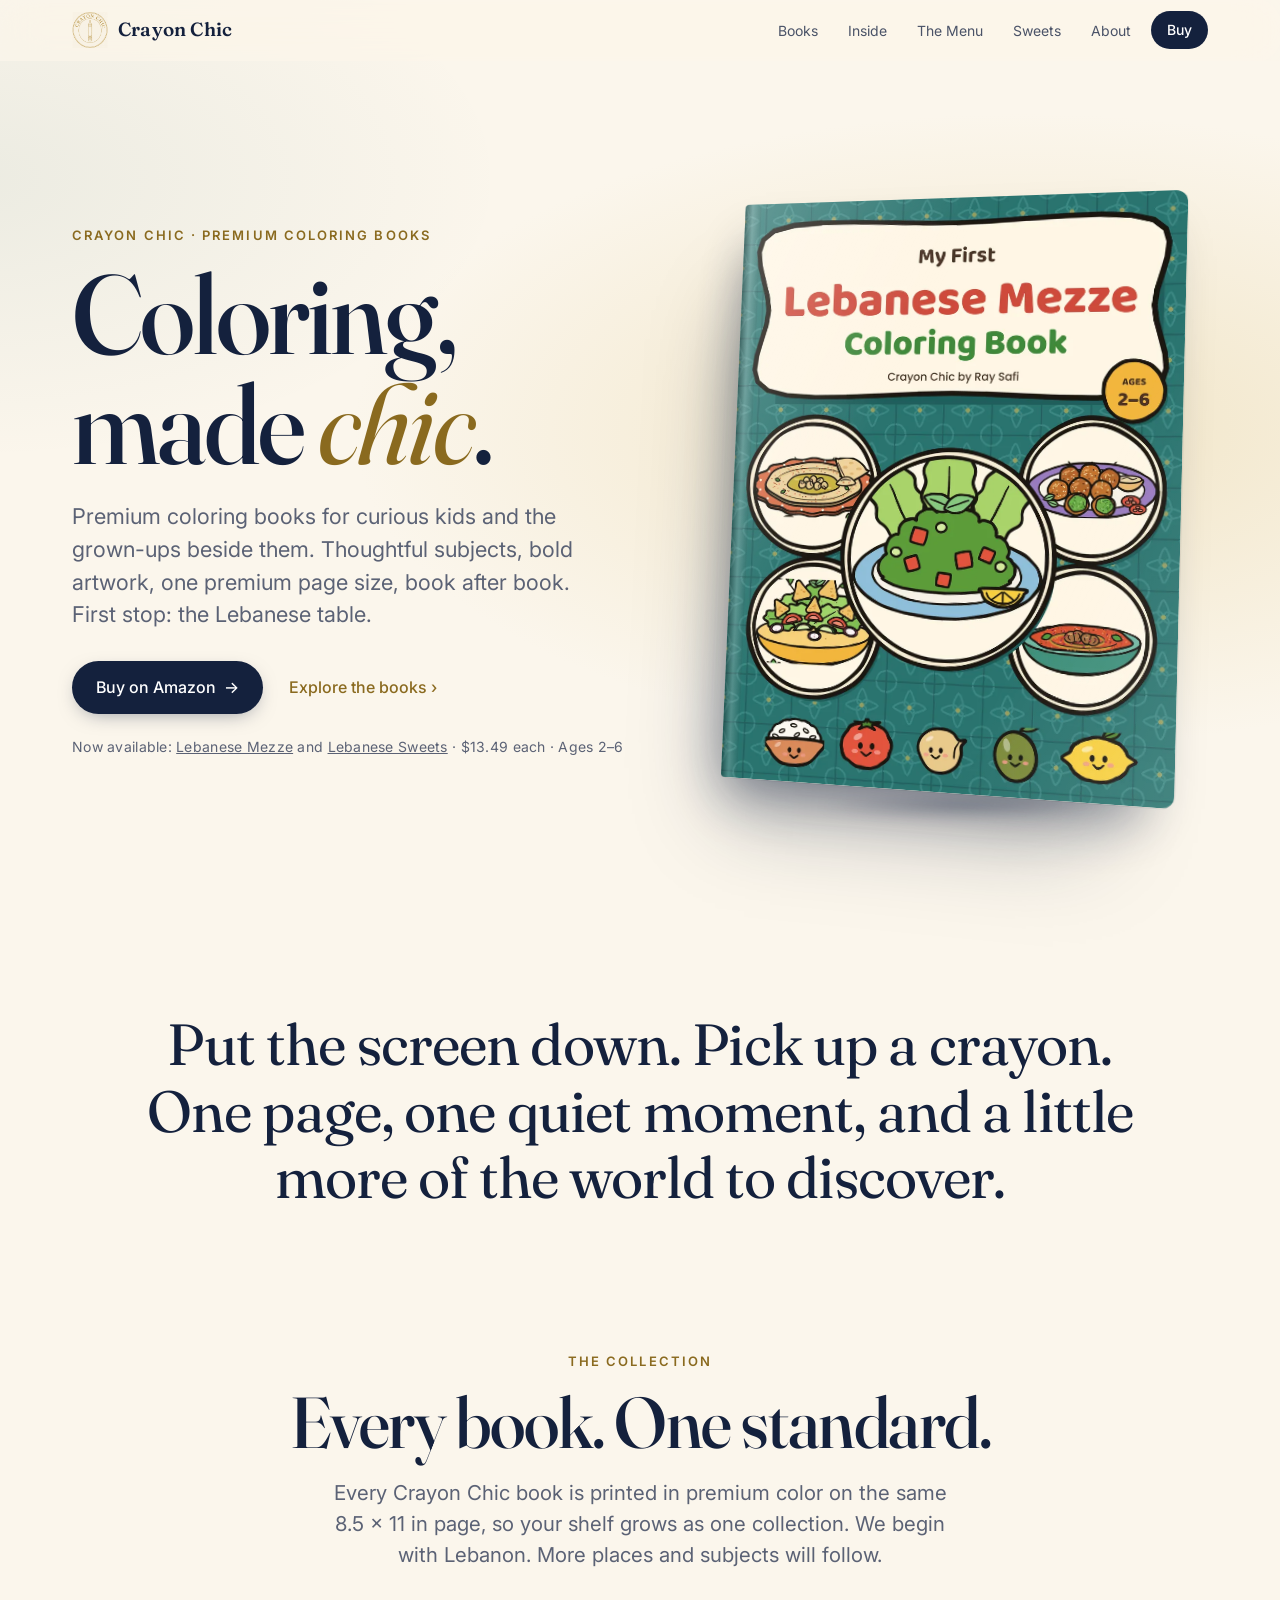
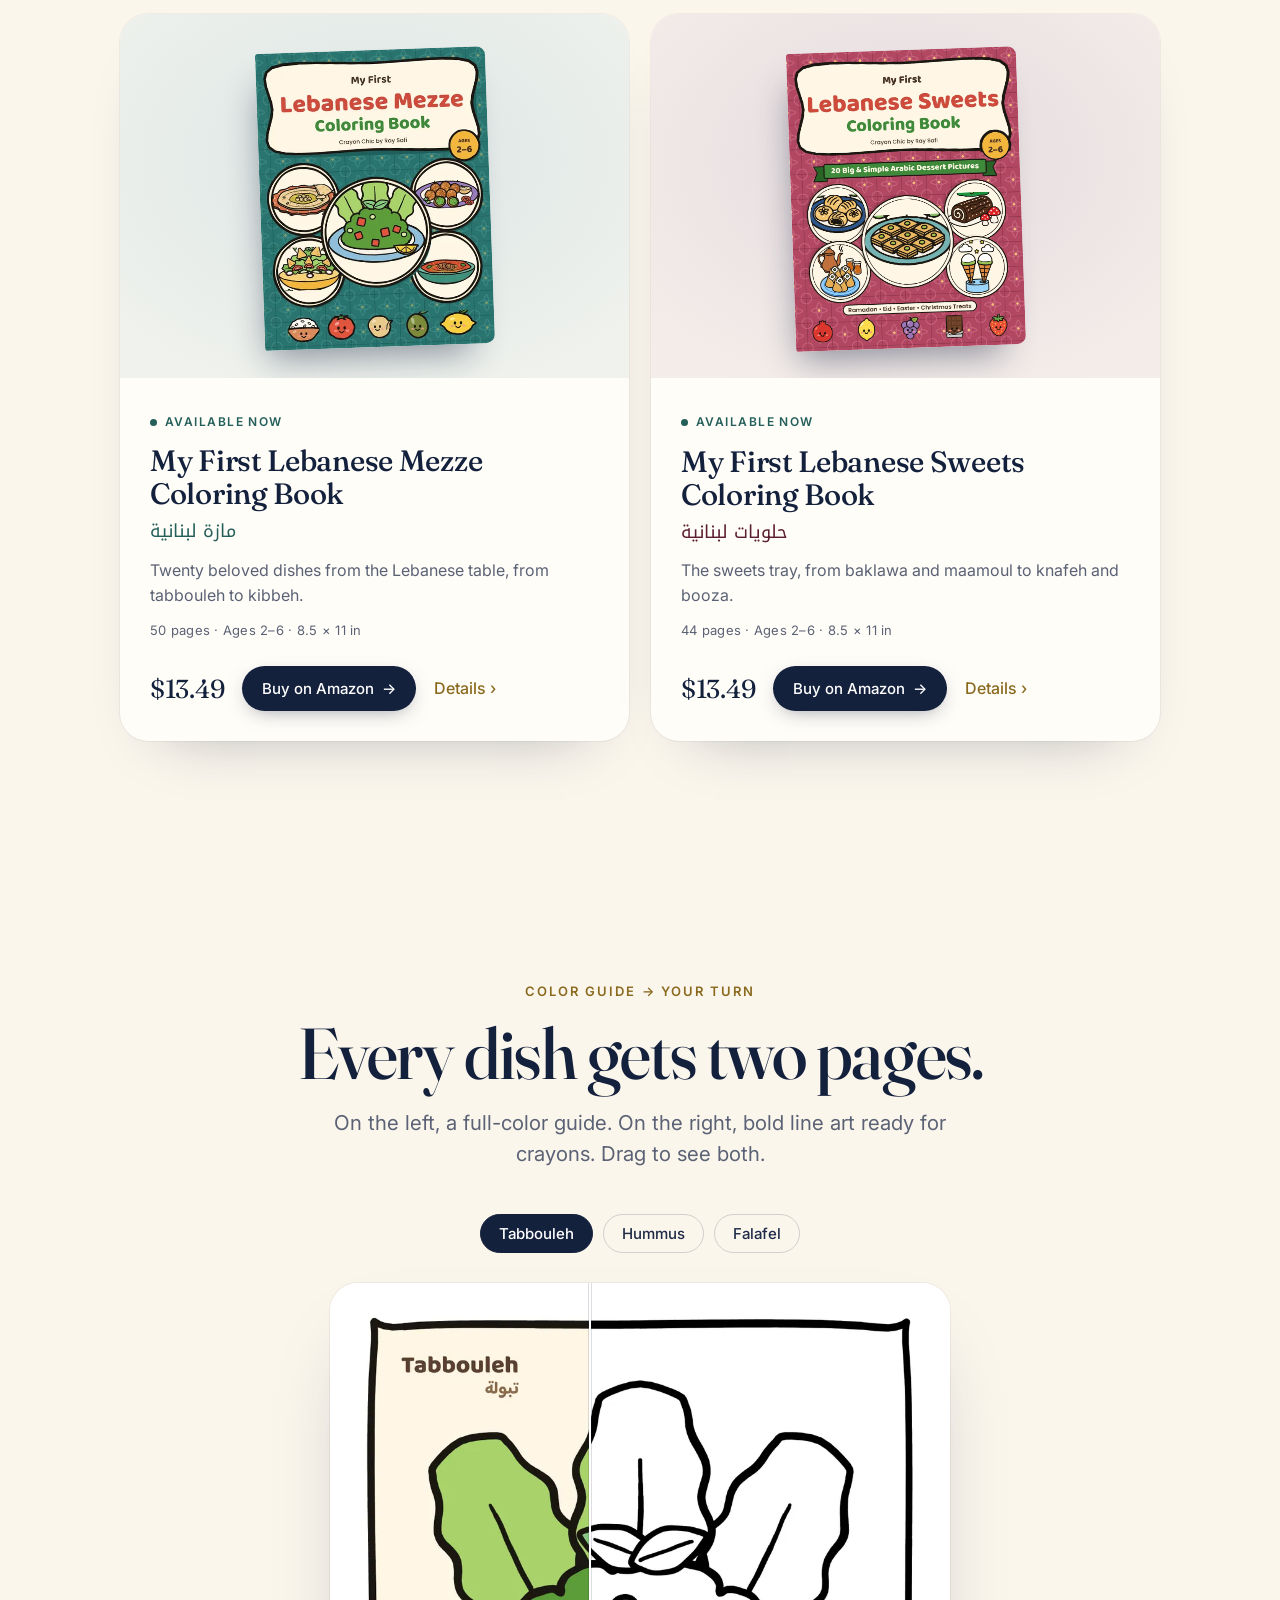
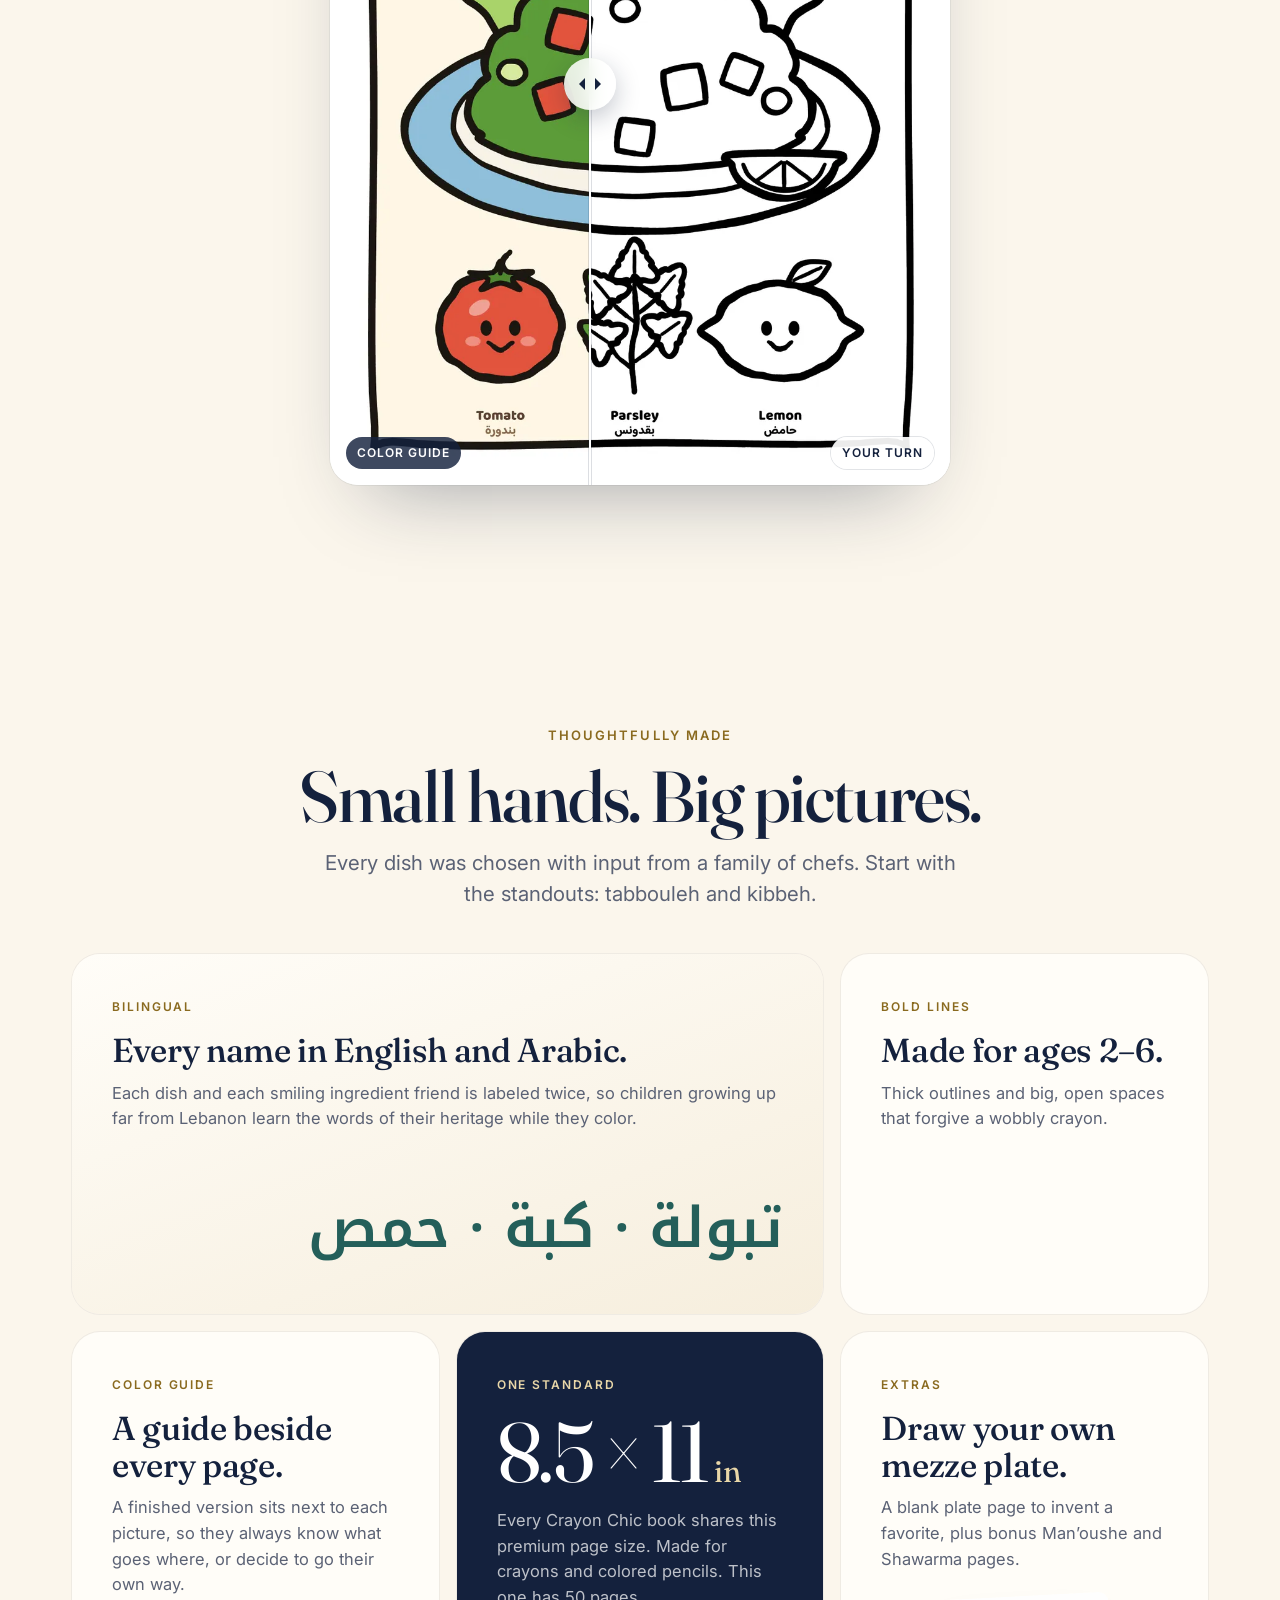
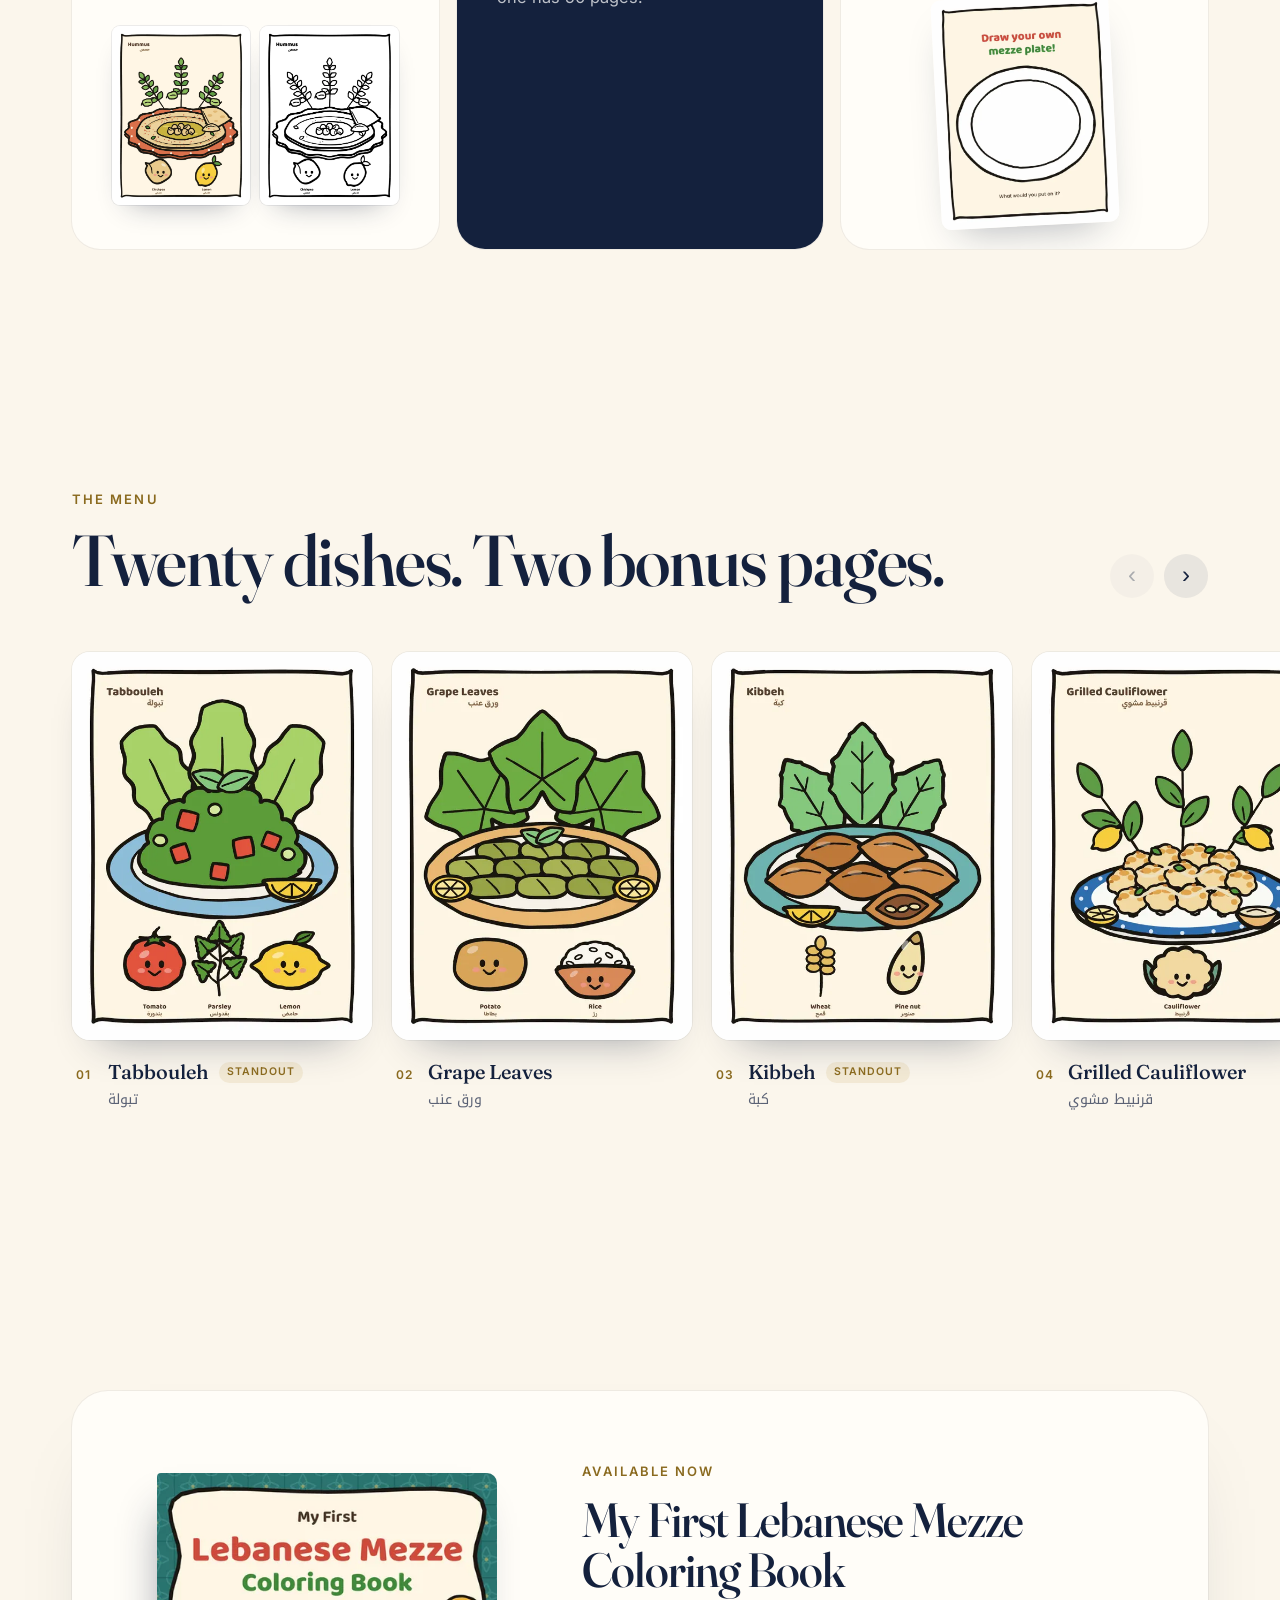
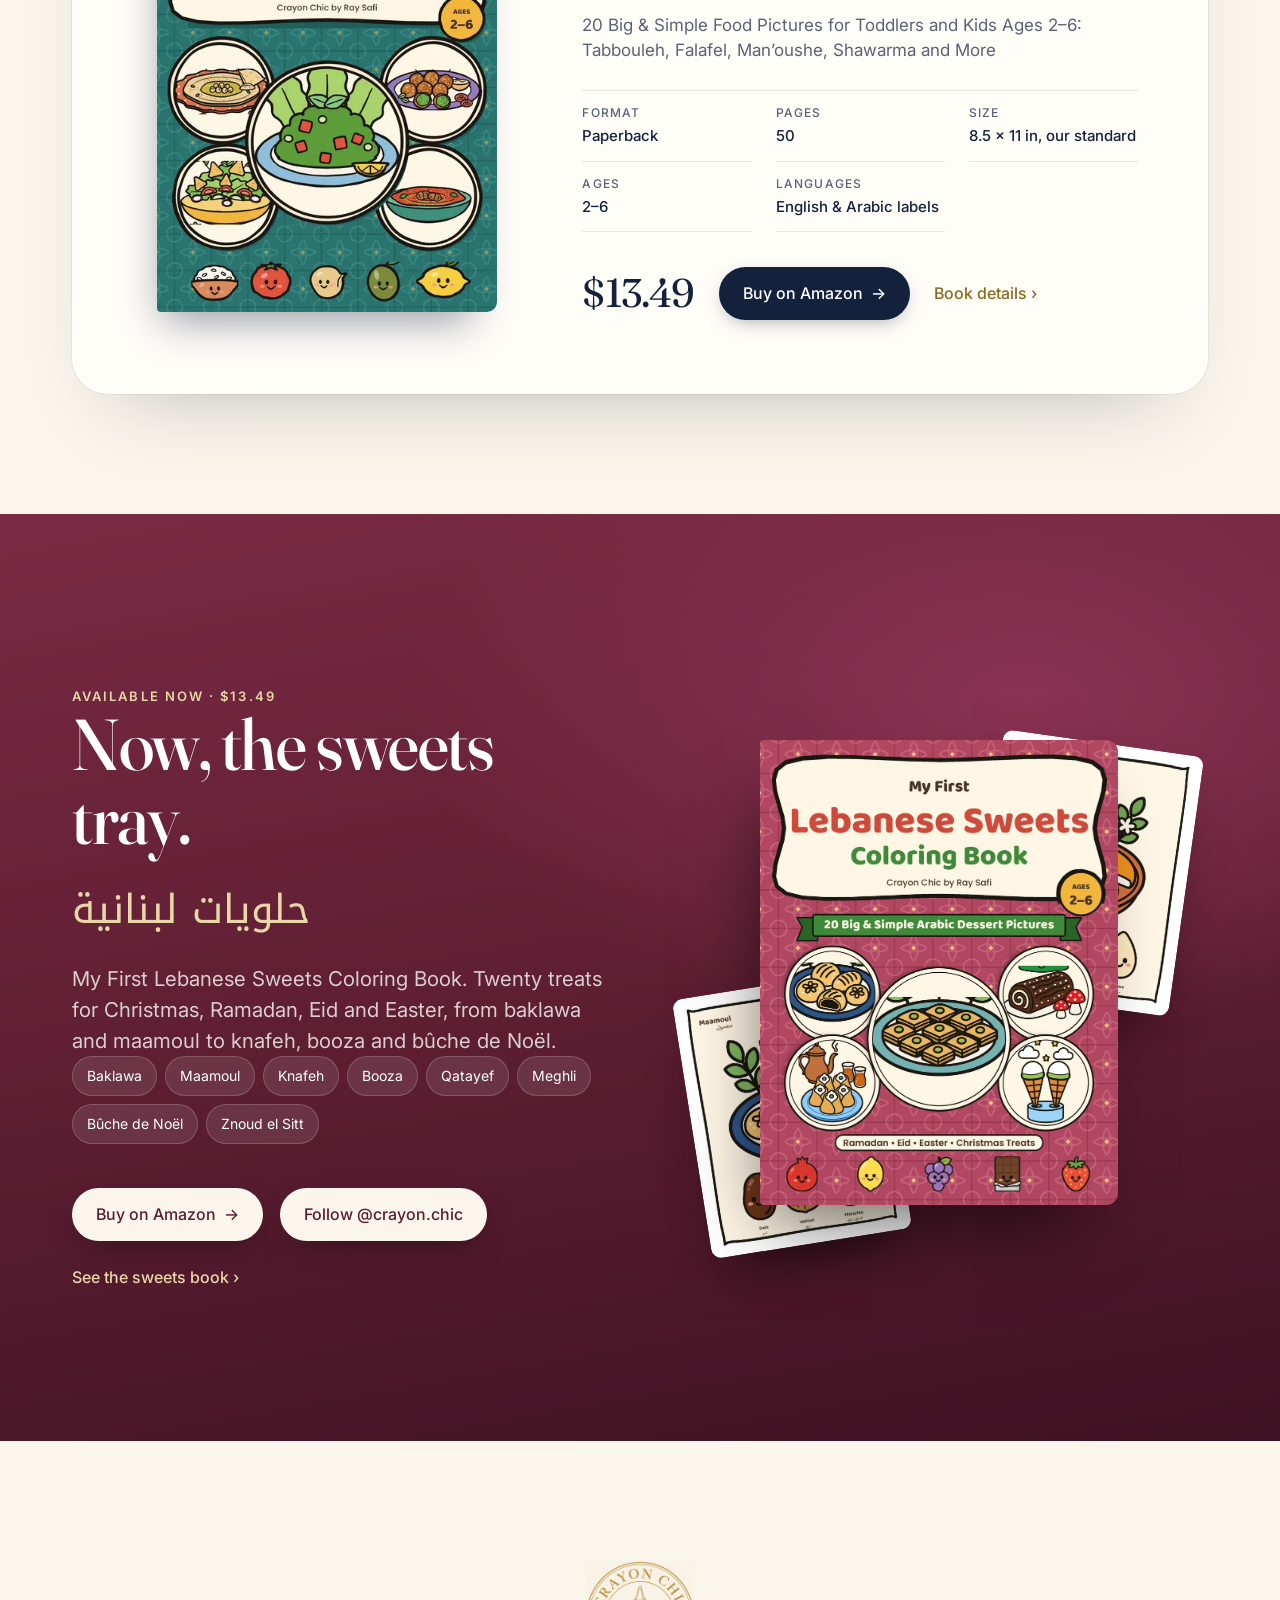
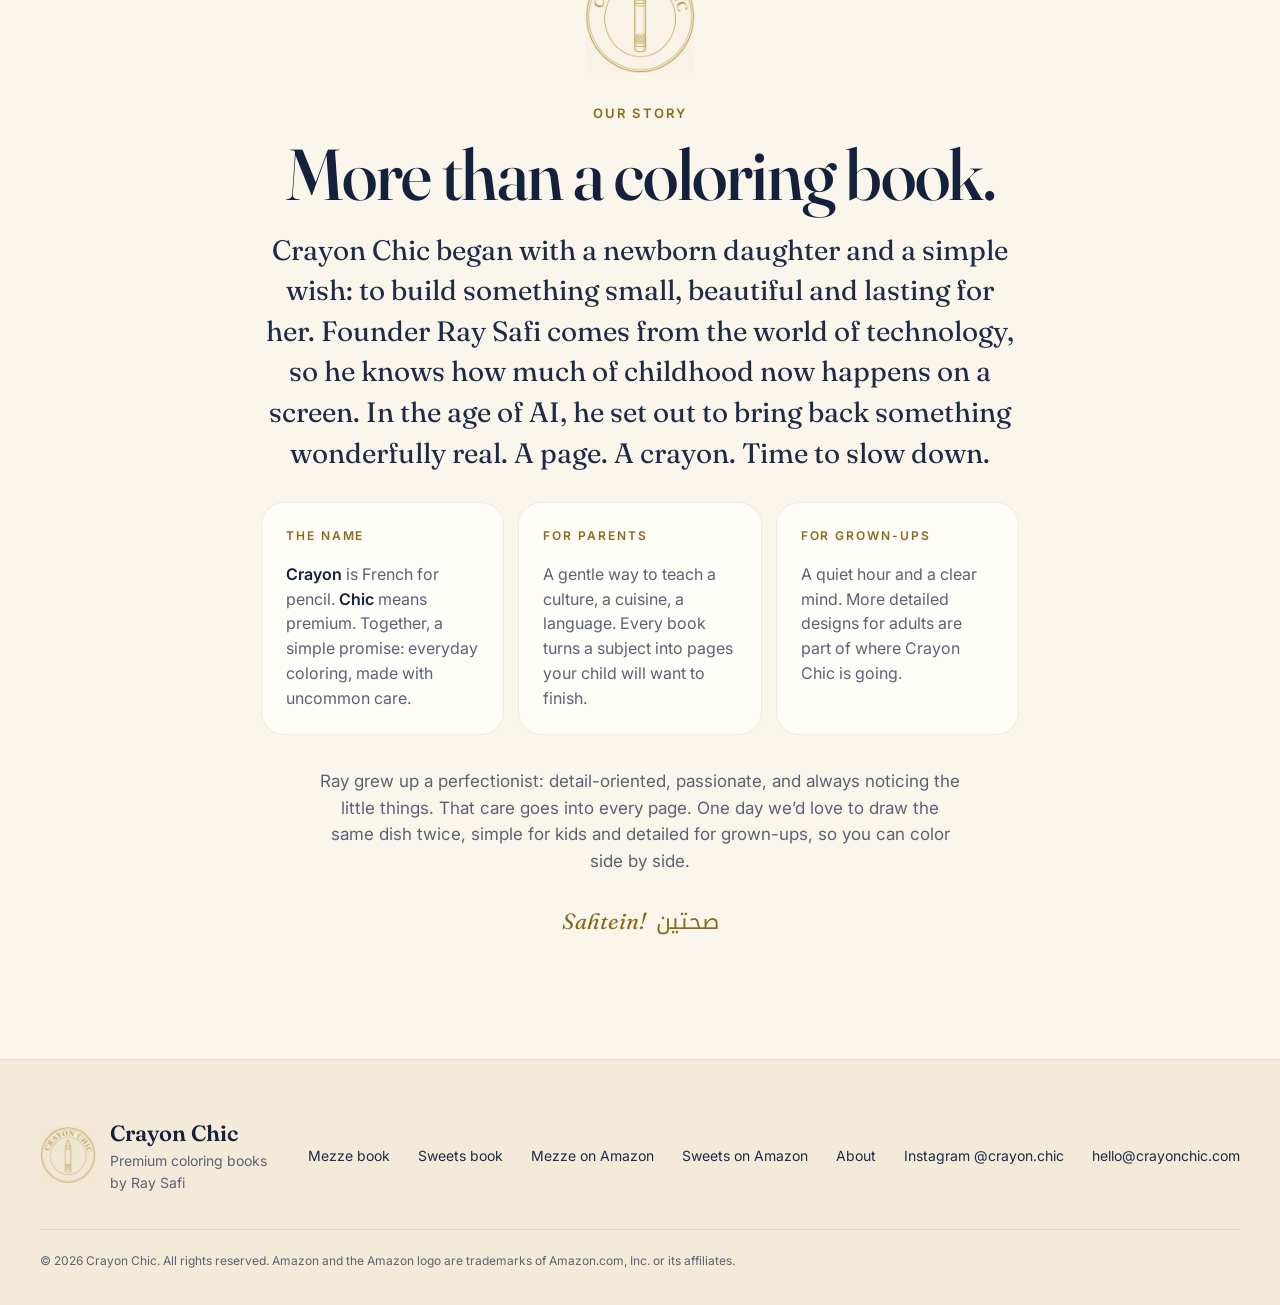
<file: index.html>
<!doctype html>
<html lang="en">
<head>
  <meta charset="utf-8">
  <meta name="viewport" content="width=device-width, initial-scale=1, viewport-fit=cover">
  <title>Crayon Chic | Premium Coloring Books for Kids and Grown-Ups</title>
  <meta name="description" content="Crayon Chic makes premium coloring books for curious kids and the grown-ups beside them. One premium 8.5 × 11 in standard, book after book. Now available: the Lebanese Mezze and Lebanese Sweets coloring books.">
  <meta name="theme-color" content="#FBF6EC">
  <link rel="canonical" href="https://crayonchic.com/">
  <meta property="og:type" content="website">
  <meta property="og:site_name" content="Crayon Chic">
  <meta property="og:title" content="Crayon Chic | Coloring, made chic">
  <meta property="og:description" content="Premium coloring books for kids and grown-ups. Now available: the Lebanese Mezze and Lebanese Sweets coloring books, in English and Arabic.">
  <meta property="og:url" content="https://crayonchic.com/">
  <meta property="og:image" content="https://crayonchic.com/img/og-crayonchic.jpg">
  <meta property="og:image:secure_url" content="https://crayonchic.com/img/og-crayonchic.jpg">
  <meta property="og:image:type" content="image/jpeg">
  <meta property="og:image:width" content="1200">
  <meta property="og:image:height" content="630">
  <meta property="og:image:alt" content="The Crayon Chic seal next to the covers of the Lebanese Mezze and Lebanese Sweets coloring books">
  <meta name="twitter:card" content="summary_large_image">
  <meta name="twitter:title" content="Crayon Chic | Coloring, made chic">
  <meta name="twitter:description" content="Premium coloring books. Now available: Lebanese Mezze and Lebanese Sweets.">
  <meta name="twitter:image" content="https://crayonchic.com/img/og-crayonchic.jpg">
  <link rel="icon" type="image/png" sizes="32x32" href="img/favicon-32.png">
  <link rel="icon" type="image/png" sizes="48x48" href="img/favicon-48.png">
  <link rel="apple-touch-icon" href="img/apple-touch-icon.png">
  <link rel="preconnect" href="https://fonts.googleapis.com">
  <link rel="preconnect" href="https://fonts.gstatic.com" crossorigin>
  <link href="https://fonts.googleapis.com/css2?family=Fraunces:ital,opsz,wght@0,9..144,300..700;1,9..144,300..600&family=Inter:wght@400;500;600&family=Noto+Kufi+Arabic:wght@400;600&display=swap" rel="stylesheet">
  <link rel="preload" as="image" href="img/mezze-cover.webp" fetchpriority="high">
  <link rel="stylesheet" href="styles.css">
  <script type="application/ld+json">
  {
    "@context": "https://schema.org",
    "@graph": [
      {"@type": "Organization", "name": "Crayon Chic", "url": "https://crayonchic.com/", "logo": "https://crayonchic.com/img/logo-seal.png", "founder": {"@type": "Person", "name": "Ray Safi"}},
      {"@type": "Book", "name": "My First Lebanese Mezze Coloring Book", "alternateName": "20 Big & Simple Food Pictures for Toddlers and Kids Ages 2–6: Tabbouleh, Falafel, Man'oushe, Shawarma and More", "author": {"@type": "Person", "name": "Ray Safi"}, "publisher": {"@type": "Organization", "name": "Crayon Chic"}, "bookFormat": "https://schema.org/Paperback", "numberOfPages": 50, "inLanguage": ["en", "ar"], "typicalAgeRange": "2-6", "image": "https://crayonchic.com/img/mezze-cover.webp", "url": "https://www.amazon.com/dp/B0HNJ17JMC", "offers": {"@type": "Offer", "price": "13.49", "priceCurrency": "USD", "availability": "https://schema.org/InStock", "url": "https://www.amazon.com/dp/B0HNJ17JMC"}},
      {"@type": "Book", "name": "My First Lebanese Sweets Coloring Book", "alternateName": "20 Big & Simple Dessert Pictures for Toddlers and Kids Ages 2–6: Baklawa, Maamoul, Knafeh, Booza and More", "author": {"@type": "Person", "name": "Ray Safi"}, "publisher": {"@type": "Organization", "name": "Crayon Chic"}, "bookFormat": "https://schema.org/Paperback", "numberOfPages": 44, "inLanguage": ["en", "ar"], "typicalAgeRange": "2-6", "image": "https://crayonchic.com/img/sweets-cover.webp", "url": "https://www.amazon.com/dp/B0HNRZ9T2G", "offers": {"@type": "Offer", "price": "13.49", "priceCurrency": "USD", "availability": "https://schema.org/InStock", "url": "https://www.amazon.com/dp/B0HNRZ9T2G"}}
    ]
  }
  </script>
  <!-- GoatCounter analytics (privacy-friendly, no cookies). Site code comes from
       CRAYON_BRAND.goatcounter in catalog.js (node tools/build-pages.js writes it here). -->
  <script data-goatcounter="https://crayonchic.goatcounter.com/count" async src="//gc.zgo.at/count.js"></script>
</head>
<body>
  <a class="skip" href="#main">Skip to content</a>

  <header class="nav" id="nav">
    <div class="nav-inner">
      <a class="brand" href="#top" aria-label="Crayon Chic home">
        <img src="img/logo-seal.png" width="36" height="36" alt="">
        <span>Crayon Chic</span>
      </a>
      <nav aria-label="Main">
        <ul class="nav-links">
          <li><a href="#books">Books</a></li>
          <li><a href="#inside">Inside</a></li>
          <li><a href="#menu">The Menu</a></li>
          <li><a href="#sweets">Sweets</a></li>
          <li><a href="#about">About</a></li>
        </ul>
      </nav>
      <a class="btn btn-sm" href="https://www.amazon.com/dp/B0HNJ17JMC" target="_blank" rel="noopener" data-goatcounter-click="buy-lebanese-mezze-home-nav" data-goatcounter-title="Buy Lebanese Mezze on Amazon (home, nav)" data-goatcounter-referrer="/">Buy</a>
    </div>
  </header>

  <main id="main">
    <!-- HERO -->
    <section class="hero" id="top">
      <div class="hero-glow" aria-hidden="true"></div>
      <div class="hero-copy">
        <p class="eyebrow reveal">Crayon Chic · Premium coloring books</p>
        <h1 class="display reveal" style="--d:.08s">Coloring,<br>made <em>chic</em>.</h1>
        <p class="lede reveal" style="--d:.16s">Premium coloring books for curious kids and the grown-ups beside them. Thoughtful subjects, bold artwork, one premium page size, book after book. First stop: the Lebanese table.</p>
        <div class="hero-cta reveal" style="--d:.24s">
          <a class="btn" href="https://www.amazon.com/dp/B0HNJ17JMC" target="_blank" rel="noopener" data-goatcounter-click="buy-lebanese-mezze-home-hero" data-goatcounter-title="Buy Lebanese Mezze on Amazon (home, hero)" data-goatcounter-referrer="/">Buy on Amazon <span aria-hidden="true">→</span></a>
          <a class="link-arrow" href="#books">Explore the books <span aria-hidden="true">›</span></a>
        </div>
        <p class="meta reveal" style="--d:.32s">Now available: <a href="books/lebanese-mezze/">Lebanese Mezze</a> and <a href="books/lebanese-sweets/">Lebanese Sweets</a> · $13.49 each · Ages 2–6</p>
      </div>
      <div class="hero-book reveal" style="--d:.2s">
        <div class="book" id="heroBook">
          <img src="img/mezze-cover.webp" width="900" height="1165" alt="Cover of My First Lebanese Mezze Coloring Book by Crayon Chic, showing tabbouleh, hummus, falafel, fattoush and lentil soup in round plates on a teal tile pattern" fetchpriority="high">
        </div>
        <div class="book-shadow" aria-hidden="true"></div>
      </div>
    </section>

    <!-- STATEMENT -->
    <section class="statement" aria-label="Why Crayon Chic">
      <p class="statement-text" id="statement">Put the screen down. Pick up a crayon. One page, one quiet moment, and a little more of the world to discover.</p>
    </section>

    <!-- COLLECTION (rendered from catalog.js) -->
    <section class="section collection" id="books" aria-labelledby="books-h">
      <div class="section-head">
        <p class="eyebrow reveal">The collection</p>
        <h2 class="h2 reveal" id="books-h">Every book. One standard.</h2>
        <p class="sub reveal">Every Crayon Chic book is printed in premium color on the same 8.5 × 11 in page, so your shelf grows as one collection. We begin with Lebanon. More places and subjects will follow.</p>
      </div>
      <ul class="shelf" id="shelf" data-root="" aria-label="Crayon Chic books"></ul>
      <noscript><p class="sub"><a href="books/lebanese-mezze/">My First Lebanese Mezze Coloring Book</a> · <a href="books/lebanese-sweets/">My First Lebanese Sweets Coloring Book</a></p></noscript>
    </section>

    <!-- SLIDER -->
    <section class="section compare" id="inside">
      <div class="section-head">
        <p class="eyebrow reveal">Color guide → your turn</p>
        <h2 class="h2 reveal">Every dish gets two pages.</h2>
        <p class="sub reveal">On the left, a full-color guide. On the right, bold line art ready for crayons. Drag to see both.</p>
      </div>
      <div class="chips reveal" role="tablist" aria-label="Choose a dish">
        <button class="chip is-active" role="tab" aria-selected="true" data-dish="tabbouleh">Tabbouleh</button>
        <button class="chip" role="tab" aria-selected="false" data-dish="hummus">Hummus</button>
        <button class="chip" role="tab" aria-selected="false" data-dish="falafel">Falafel</button>
      </div>
      <div class="ba reveal" id="ba" style="--pos:50%">
        <img class="ba-img ba-color" src="img/slide-tabbouleh-color.webp" width="1000" height="1294" alt="Tabbouleh color guide page" loading="lazy" decoding="async">
        <img class="ba-img ba-line" src="img/slide-tabbouleh-line.webp" width="1000" height="1294" alt="Tabbouleh black-and-white coloring page" loading="lazy" decoding="async">
        <span class="ba-tag ba-tag-l">Color guide</span>
        <span class="ba-tag ba-tag-r">Your turn</span>
        <div class="ba-handle" aria-hidden="true"><span></span></div>
        <input class="ba-range" type="range" min="0" max="100" value="50" aria-label="Slide between the color guide and the coloring page">
      </div>
    </section>

    <!-- FEATURES -->
    <section class="section features" aria-labelledby="feat-h">
      <div class="section-head">
        <p class="eyebrow reveal">Thoughtfully made</p>
        <h2 class="h2 reveal" id="feat-h">Small hands. Big pictures.</h2>
        <p class="sub reveal">Every dish was chosen with input from a family of chefs. Start with the standouts: tabbouleh and kibbeh.</p>
      </div>
      <div class="feat-grid">
        <article class="feat feat-lg reveal">
          <div class="feat-copy">
            <p class="feat-k">Bilingual</p>
            <h3>Every name in English and Arabic.</h3>
            <p>Each dish and each smiling ingredient friend is labeled twice, so children growing up far from Lebanon learn the words of their heritage while they color.</p>
          </div>
          <p class="feat-ar" lang="ar" dir="rtl">تبولة · كبة · حمص</p>
        </article>
        <article class="feat reveal" style="--d:.06s">
          <p class="feat-k">Bold lines</p>
          <h3>Made for ages <span class="nw">2–6</span>.</h3>
          <p>Thick outlines and big, open spaces that forgive a wobbly crayon.</p>
        </article>
        <article class="feat reveal" style="--d:.12s">
          <p class="feat-k">Color guide</p>
          <h3>A guide beside every page.</h3>
          <p>A finished version sits next to each picture, so they always know what goes where, or decide to go their own way.</p>
          <div class="mini-pair" aria-hidden="true">
            <img src="img/slide-hummus-color.webp" width="1000" height="1294" loading="lazy" decoding="async" alt="">
            <img src="img/slide-hummus-line.webp" width="1000" height="1294" loading="lazy" decoding="async" alt="">
          </div>
        </article>
        <article class="feat feat-dark reveal" style="--d:.06s">
          <p class="feat-k">One standard</p>
          <p class="big-num">8.5 × 11<span>in</span></p>
          <p>Every Crayon Chic book shares this premium page size. Made for crayons and colored pencils. This one has 50 pages.</p>
        </article>
        <article class="feat feat-img reveal" style="--d:.12s">
          <div class="feat-copy">
            <p class="feat-k">Extras</p>
            <h3>Draw your own mezze plate.</h3>
            <p>A blank plate page to invent a favorite, plus bonus Man’oushe and Shawarma pages.</p>
          </div>
          <img src="img/g-44.webp" width="560" height="725" loading="lazy" decoding="async" alt="Draw your own mezze plate page with an empty plate outline">
        </article>
      </div>
    </section>

    <!-- GALLERY -->
    <section class="section gallery" id="menu" aria-labelledby="menu-h">
      <div class="section-head row">
        <div>
          <p class="eyebrow reveal">The menu</p>
          <h2 class="h2 reveal" id="menu-h">Twenty dishes. Two bonus pages.</h2>
        </div>
        <div class="g-controls reveal">
          <button class="g-btn" id="gPrev" aria-label="Previous dishes">‹</button>
          <button class="g-btn" id="gNext" aria-label="Next dishes">›</button>
        </div>
      </div>
      <ul class="track" id="track" tabindex="0" aria-label="Dish pages, scroll sideways">
        <li class="card reveal-card">
          <figure>
            <div class="card-img"><img src="img/g-04.webp" width="560" height="725" loading="lazy" decoding="async" alt="Tabbouleh coloring page, full-color guide with smiling ingredient friends"></div>
            <figcaption><span class="num">01</span><span class="en">Tabbouleh <b class="badge">Standout</b></span><span class="ar" lang="ar" dir="rtl">تبولة</span></figcaption>
          </figure>
        </li>
        <li class="card reveal-card">
          <figure>
            <div class="card-img"><img src="img/g-06.webp" width="560" height="725" loading="lazy" decoding="async" alt="Grape Leaves coloring page, full-color guide with smiling ingredient friends"></div>
            <figcaption><span class="num">02</span><span class="en">Grape Leaves</span><span class="ar" lang="ar" dir="rtl">ورق عنب</span></figcaption>
          </figure>
        </li>
        <li class="card reveal-card">
          <figure>
            <div class="card-img"><img src="img/g-08.webp" width="560" height="725" loading="lazy" decoding="async" alt="Kibbeh coloring page, full-color guide with smiling ingredient friends"></div>
            <figcaption><span class="num">03</span><span class="en">Kibbeh <b class="badge">Standout</b></span><span class="ar" lang="ar" dir="rtl">كبة</span></figcaption>
          </figure>
        </li>
        <li class="card reveal-card">
          <figure>
            <div class="card-img"><img src="img/g-10.webp" width="560" height="725" loading="lazy" decoding="async" alt="Grilled Cauliflower coloring page, full-color guide with smiling ingredient friends"></div>
            <figcaption><span class="num">04</span><span class="en">Grilled Cauliflower</span><span class="ar" lang="ar" dir="rtl">قرنبيط مشوي</span></figcaption>
          </figure>
        </li>
        <li class="card reveal-card">
          <figure>
            <div class="card-img"><img src="img/g-12.webp" width="560" height="725" loading="lazy" decoding="async" alt="Batata Harra coloring page, full-color guide with smiling ingredient friends"></div>
            <figcaption><span class="num">05</span><span class="en">Batata Harra</span><span class="ar" lang="ar" dir="rtl">بطاطا حرة</span></figcaption>
          </figure>
        </li>
        <li class="card reveal-card">
          <figure>
            <div class="card-img"><img src="img/g-14.webp" width="560" height="725" loading="lazy" decoding="async" alt="Labneh coloring page, full-color guide with smiling ingredient friends"></div>
            <figcaption><span class="num">06</span><span class="en">Labneh</span><span class="ar" lang="ar" dir="rtl">لبنة</span></figcaption>
          </figure>
        </li>
        <li class="card reveal-card">
          <figure>
            <div class="card-img"><img src="img/g-16.webp" width="560" height="725" loading="lazy" decoding="async" alt="Rakakat coloring page, full-color guide with smiling ingredient friends"></div>
            <figcaption><span class="num">07</span><span class="en">Rakakat</span><span class="ar" lang="ar" dir="rtl">رقاقات</span></figcaption>
          </figure>
        </li>
        <li class="card reveal-card">
          <figure>
            <div class="card-img"><img src="img/g-18.webp" width="560" height="725" loading="lazy" decoding="async" alt="Beetroot Salad coloring page, full-color guide with smiling ingredient friends"></div>
            <figcaption><span class="num">08</span><span class="en">Beetroot Salad</span><span class="ar" lang="ar" dir="rtl">سلطة شمندر</span></figcaption>
          </figure>
        </li>
        <li class="card reveal-card">
          <figure>
            <div class="card-img"><img src="img/g-20.webp" width="560" height="725" loading="lazy" decoding="async" alt="Fresh Veggie Plate coloring page, full-color guide with smiling ingredient friends"></div>
            <figcaption><span class="num">09</span><span class="en">Fresh Veggie Plate</span><span class="ar" lang="ar" dir="rtl">صحن خضار</span></figcaption>
          </figure>
        </li>
        <li class="card reveal-card">
          <figure>
            <div class="card-img"><img src="img/g-22.webp" width="560" height="725" loading="lazy" decoding="async" alt="Falafel coloring page, full-color guide with smiling ingredient friends"></div>
            <figcaption><span class="num">10</span><span class="en">Falafel</span><span class="ar" lang="ar" dir="rtl">فلافل</span></figcaption>
          </figure>
        </li>
        <li class="card reveal-card">
          <figure>
            <div class="card-img"><img src="img/g-24.webp" width="560" height="725" loading="lazy" decoding="async" alt="Fattoush coloring page, full-color guide with smiling ingredient friends"></div>
            <figcaption><span class="num">11</span><span class="en">Fattoush</span><span class="ar" lang="ar" dir="rtl">فتوش</span></figcaption>
          </figure>
        </li>
        <li class="card reveal-card">
          <figure>
            <div class="card-img"><img src="img/g-26.webp" width="560" height="725" loading="lazy" decoding="async" alt="Muhammara coloring page, full-color guide with smiling ingredient friends"></div>
            <figcaption><span class="num">12</span><span class="en">Muhammara</span><span class="ar" lang="ar" dir="rtl">محمرة</span></figcaption>
          </figure>
        </li>
        <li class="card reveal-card">
          <figure>
            <div class="card-img"><img src="img/g-28.webp" width="560" height="725" loading="lazy" decoding="async" alt="Sambousek coloring page, full-color guide with smiling ingredient friends"></div>
            <figcaption><span class="num">13</span><span class="en">Sambousek</span><span class="ar" lang="ar" dir="rtl">سمبوسك</span></figcaption>
          </figure>
        </li>
        <li class="card reveal-card">
          <figure>
            <div class="card-img"><img src="img/g-30.webp" width="560" height="725" loading="lazy" decoding="async" alt="Shankleesh coloring page, full-color guide with smiling ingredient friends"></div>
            <figcaption><span class="num">14</span><span class="en">Shankleesh</span><span class="ar" lang="ar" dir="rtl">شنكليش</span></figcaption>
          </figure>
        </li>
        <li class="card reveal-card">
          <figure>
            <div class="card-img"><img src="img/g-32.webp" width="560" height="725" loading="lazy" decoding="async" alt="Halloumi coloring page, full-color guide with smiling ingredient friends"></div>
            <figcaption><span class="num">15</span><span class="en">Halloumi</span><span class="ar" lang="ar" dir="rtl">حلوم</span></figcaption>
          </figure>
        </li>
        <li class="card reveal-card">
          <figure>
            <div class="card-img"><img src="img/g-34.webp" width="560" height="725" loading="lazy" decoding="async" alt="Arayes coloring page, full-color guide with smiling ingredient friends"></div>
            <figcaption><span class="num">16</span><span class="en">Arayes</span><span class="ar" lang="ar" dir="rtl">عرايس</span></figcaption>
          </figure>
        </li>
        <li class="card reveal-card">
          <figure>
            <div class="card-img"><img src="img/g-36.webp" width="560" height="725" loading="lazy" decoding="async" alt="Hummus coloring page, full-color guide with smiling ingredient friends"></div>
            <figcaption><span class="num">17</span><span class="en">Hummus</span><span class="ar" lang="ar" dir="rtl">حمص</span></figcaption>
          </figure>
        </li>
        <li class="card reveal-card">
          <figure>
            <div class="card-img"><img src="img/g-38.webp" width="560" height="725" loading="lazy" decoding="async" alt="Spinach Fatayer coloring page, full-color guide with smiling ingredient friends"></div>
            <figcaption><span class="num">18</span><span class="en">Spinach Fatayer</span><span class="ar" lang="ar" dir="rtl">فطاير سبانخ</span></figcaption>
          </figure>
        </li>
        <li class="card reveal-card">
          <figure>
            <div class="card-img"><img src="img/g-40.webp" width="560" height="725" loading="lazy" decoding="async" alt="Makanek coloring page, full-color guide with smiling ingredient friends"></div>
            <figcaption><span class="num">19</span><span class="en">Makanek</span><span class="ar" lang="ar" dir="rtl">مقانق</span></figcaption>
          </figure>
        </li>
        <li class="card reveal-card">
          <figure>
            <div class="card-img"><img src="img/g-42.webp" width="560" height="725" loading="lazy" decoding="async" alt="Baba Ghanouj coloring page, full-color guide with smiling ingredient friends"></div>
            <figcaption><span class="num">20</span><span class="en">Baba Ghanouj</span><span class="ar" lang="ar" dir="rtl">بابا غنوج</span></figcaption>
          </figure>
        </li>
        <li class="card reveal-card">
          <figure>
            <div class="card-img"><img src="img/g-46.webp" width="560" height="725" loading="lazy" decoding="async" alt="Man’oushe coloring page, full-color guide with smiling ingredient friends"></div>
            <figcaption><span class="num">Bonus</span><span class="en">Man’oushe</span><span class="ar" lang="ar" dir="rtl">منقوشة</span></figcaption>
          </figure>
        </li>
        <li class="card reveal-card">
          <figure>
            <div class="card-img"><img src="img/g-48.webp" width="560" height="725" loading="lazy" decoding="async" alt="Shawarma coloring page, full-color guide with smiling ingredient friends"></div>
            <figcaption><span class="num">Bonus</span><span class="en">Shawarma</span><span class="ar" lang="ar" dir="rtl">شاورما</span></figcaption>
          </figure>
        </li>
      </ul>
    </section>

    <!-- BUY -->
    <section class="section buy" aria-labelledby="buy-h">
      <div class="buy-card reveal">
        <img class="buy-cover" src="img/mezze-cover-sm.webp" width="450" height="583" loading="lazy" decoding="async" alt="Cover of My First Lebanese Mezze Coloring Book">
        <div class="buy-copy">
          <p class="eyebrow">Available now</p>
          <h2 class="h2" id="buy-h">My First Lebanese Mezze Coloring Book</h2>
          <p class="sub">20 Big &amp; Simple Food Pictures for Toddlers and Kids Ages 2–6: Tabbouleh, Falafel, Man’oushe, Shawarma and More</p>
          <ul class="specs">
            <li><span>Format</span>Paperback</li>
            <li><span>Pages</span>50</li>
            <li><span>Size</span>8.5 × 11 in, our standard</li>
            <li><span>Ages</span>2–6</li>
            <li><span>Languages</span>English &amp; Arabic labels</li>
          </ul>
          <div class="buy-row">
            <p class="price">$13.49</p>
            <a class="btn" href="https://www.amazon.com/dp/B0HNJ17JMC" target="_blank" rel="noopener" data-goatcounter-click="buy-lebanese-mezze-home-buycard" data-goatcounter-title="Buy Lebanese Mezze on Amazon (home, buy card)" data-goatcounter-referrer="/">Buy on Amazon <span aria-hidden="true">→</span></a>
            <a class="link-arrow" href="books/lebanese-mezze/">Book details <span aria-hidden="true">›</span></a>
          </div>
        </div>
      </div>
    </section>

    <!-- SWEETS -->
    <section class="sweets" id="sweets" aria-labelledby="sweets-h">
      <div class="sweets-inner">
        <div class="sweets-copy">
          <p class="eyebrow light reveal">Available now · $13.49</p>
          <h2 class="h2 reveal" id="sweets-h">Now, the sweets tray.</h2>
          <p class="sweets-ar reveal" lang="ar" dir="rtl">حلويات لبنانية</p>
          <p class="sub reveal">My First Lebanese Sweets Coloring Book. Twenty treats for Christmas, Ramadan, Eid and Easter, from baklawa and maamoul to knafeh, booza and bûche de Noël.</p>
          <ul class="pills reveal" aria-label="A few of the sweets inside">
            <li>Baklawa</li><li>Maamoul</li><li>Knafeh</li><li>Booza</li><li>Qatayef</li><li>Meghli</li><li>Bûche de Noël</li><li>Znoud el Sitt</li>
          </ul>
          <a class="btn btn-light reveal" href="https://www.amazon.com/dp/B0HNRZ9T2G" target="_blank" rel="noopener" data-goatcounter-click="buy-lebanese-sweets-home-sweets" data-goatcounter-title="Buy Lebanese Sweets on Amazon (home, sweets section)" data-goatcounter-referrer="/">Buy on Amazon <span aria-hidden="true">→</span></a>
          <a class="btn btn-light reveal" href="https://www.instagram.com/crayon.chic/" target="_blank" rel="noopener">Follow @crayon.chic</a>
          <p class="reveal"><a class="link-arrow light" href="books/lebanese-sweets/">See the sweets book <span aria-hidden="true">›</span></a></p>
        </div>
        <div class="sweets-art reveal" style="--d:.1s">
          <img class="sweets-cover" src="img/sweets-cover.webp" width="900" height="1165" loading="lazy" decoding="async" alt="Cover of My First Lebanese Sweets Coloring Book, with baklawa, maamoul, bûche de Noël, booza and znoud el sitt on a rose tile pattern">
          <img class="sweets-page p1" src="img/s-maamoul.webp" width="520" height="673" loading="lazy" decoding="async" alt="Maamoul color guide page">
          <img class="sweets-page p2" src="img/s-knafeh.webp" width="520" height="673" loading="lazy" decoding="async" alt="Knafeh color guide page">
        </div>
      </div>
    </section>

    <!-- ABOUT -->
    <section class="section about" id="about" aria-labelledby="about-h">
      <img class="about-seal reveal" src="img/logo-seal.png" width="128" height="128" loading="lazy" alt="Crayon Chic seal">
      <p class="eyebrow reveal">Our story</p>
      <h2 class="h2 reveal" id="about-h">More than a coloring book.</h2>
      <p class="about-text reveal">Crayon Chic began with a newborn daughter and a simple wish: to build something small, beautiful and lasting for her. Founder Ray Safi comes from the world of technology, so he knows how much of childhood now happens on a screen. In the age of AI, he set out to bring back something wonderfully real. A page. A crayon. Time to slow down.</p>
      <div class="about-grid">
        <div class="about-item reveal">
          <p class="feat-k">The name</p>
          <p><b>Crayon</b> is French for pencil. <b>Chic</b> means premium. Together, a simple promise: everyday coloring, made with uncommon care.</p>
        </div>
        <div class="about-item reveal" style="--d:.06s">
          <p class="feat-k">For parents</p>
          <p>A gentle way to teach a culture, a cuisine, a language. Every book turns a subject into pages your child will want to finish.</p>
        </div>
        <div class="about-item reveal" style="--d:.12s">
          <p class="feat-k">For grown-ups</p>
          <p>A quiet hour and a clear mind. More detailed designs for adults are part of where Crayon Chic is going.</p>
        </div>
      </div>
      <p class="about-note reveal">Ray grew up a perfectionist: detail-oriented, passionate, and always noticing the little things. That care goes into every page. One day we’d love to draw the same dish twice, simple for kids and detailed for grown-ups, so you can color side by side.</p>
      <p class="sign reveal">Sahtein! <span lang="ar" dir="rtl">صحتين</span></p>
    </section>
  </main>

  <footer class="footer">
    <div class="footer-inner">
      <div class="f-brand">
        <img src="img/logo-seal.png" width="56" height="56" loading="lazy" alt="">
        <div>
          <p class="f-name">Crayon Chic</p>
          <p class="f-tag">Premium coloring books by Ray Safi</p>
        </div>
      </div>
      <ul class="f-links">
        <li><a href="books/lebanese-mezze/">Mezze book</a></li>
        <li><a href="books/lebanese-sweets/">Sweets book</a></li>
        <li><a href="https://www.amazon.com/dp/B0HNJ17JMC" target="_blank" rel="noopener" data-goatcounter-click="buy-lebanese-mezze-home-footer" data-goatcounter-title="Buy Lebanese Mezze on Amazon (home, footer)" data-goatcounter-referrer="/">Mezze on Amazon</a></li>
        <li><a href="https://www.amazon.com/dp/B0HNRZ9T2G" target="_blank" rel="noopener" data-goatcounter-click="buy-lebanese-sweets-home-footer" data-goatcounter-title="Buy Lebanese Sweets on Amazon (home, footer)" data-goatcounter-referrer="/">Sweets on Amazon</a></li>
        <li><a href="#about">About</a></li>
        <li><a href="https://www.instagram.com/crayon.chic/" target="_blank" rel="noopener">Instagram @crayon.chic</a></li>
        <li><a href="mailto:hello@crayonchic.com">hello@crayonchic.com</a></li>
      </ul>
    </div>
    <p class="f-legal">© 2026 Crayon Chic. All rights reserved. Amazon and the Amazon logo are trademarks of Amazon.com, Inc. or its affiliates.</p>
  </footer>

  <script src="catalog.js" defer></script>
  <script src="shelf.js" defer></script>
  <script src="script.js" defer></script>
</body>
</html>
</file>
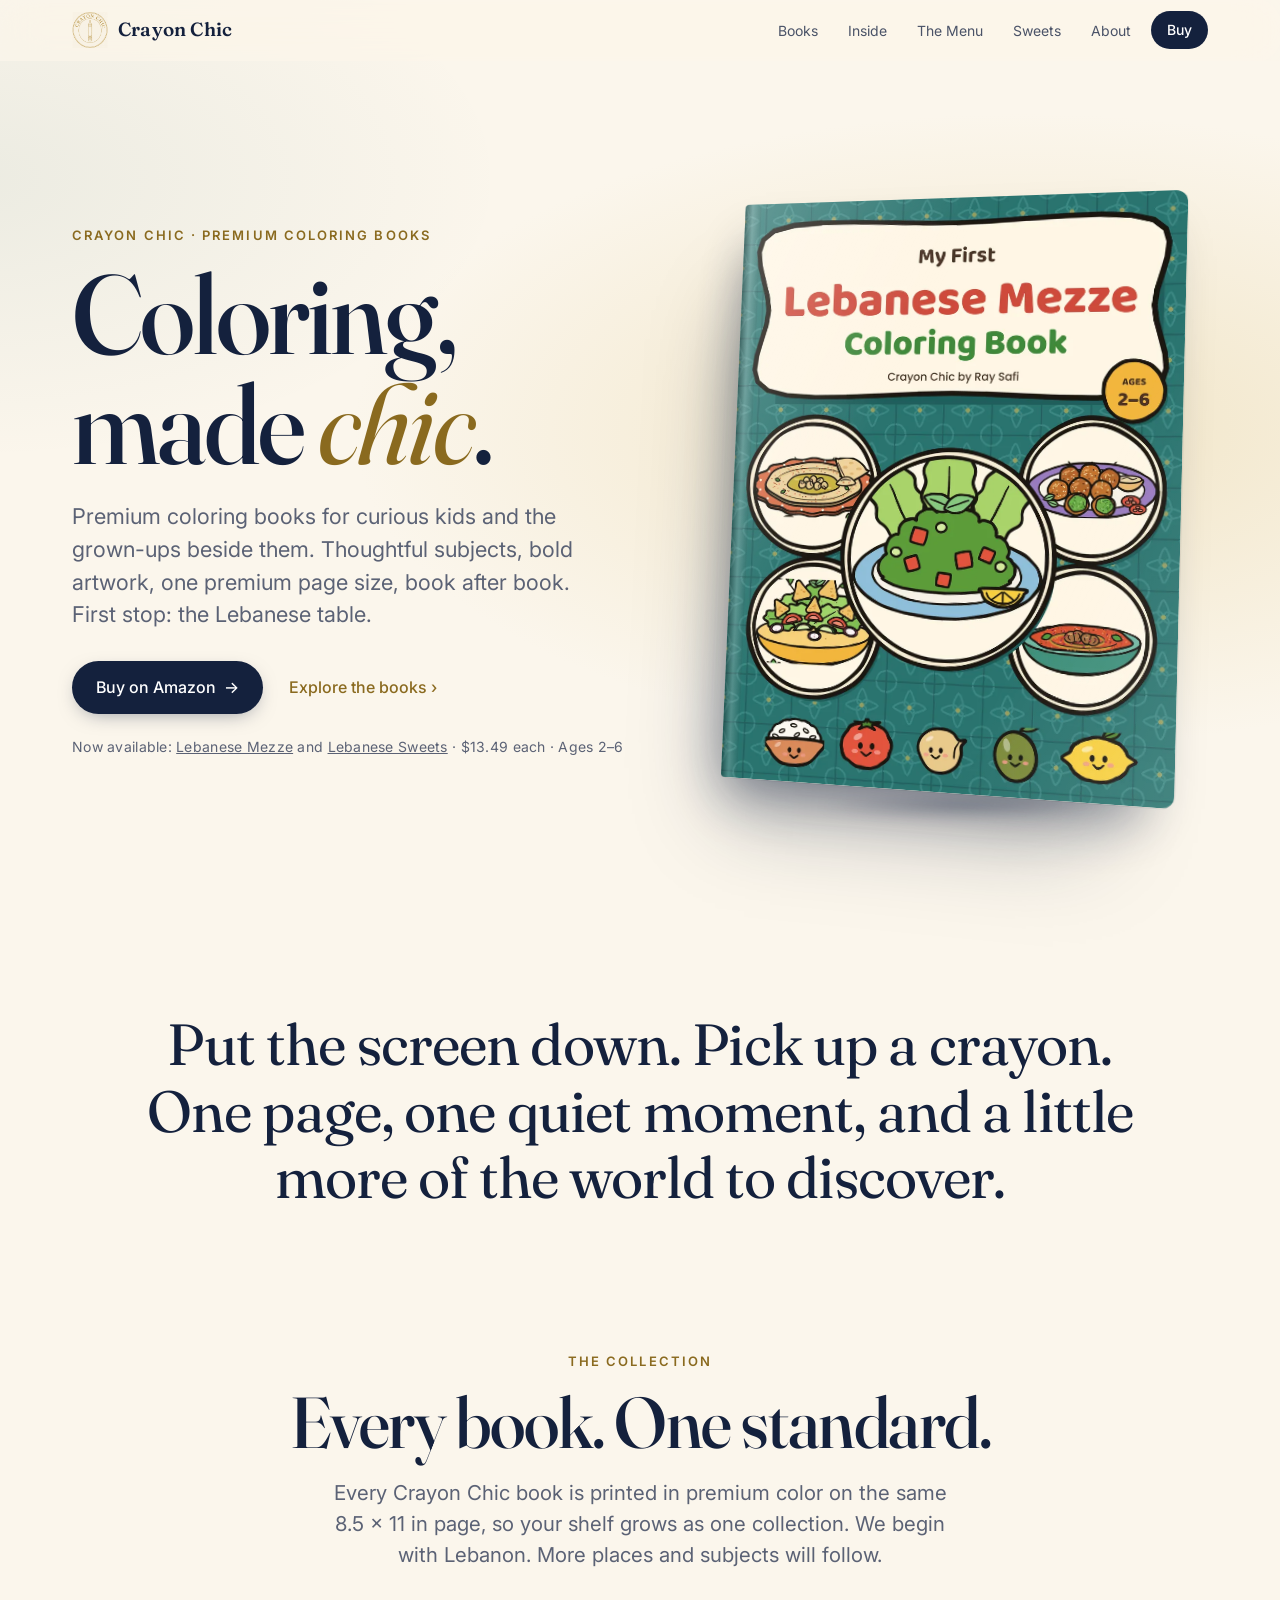
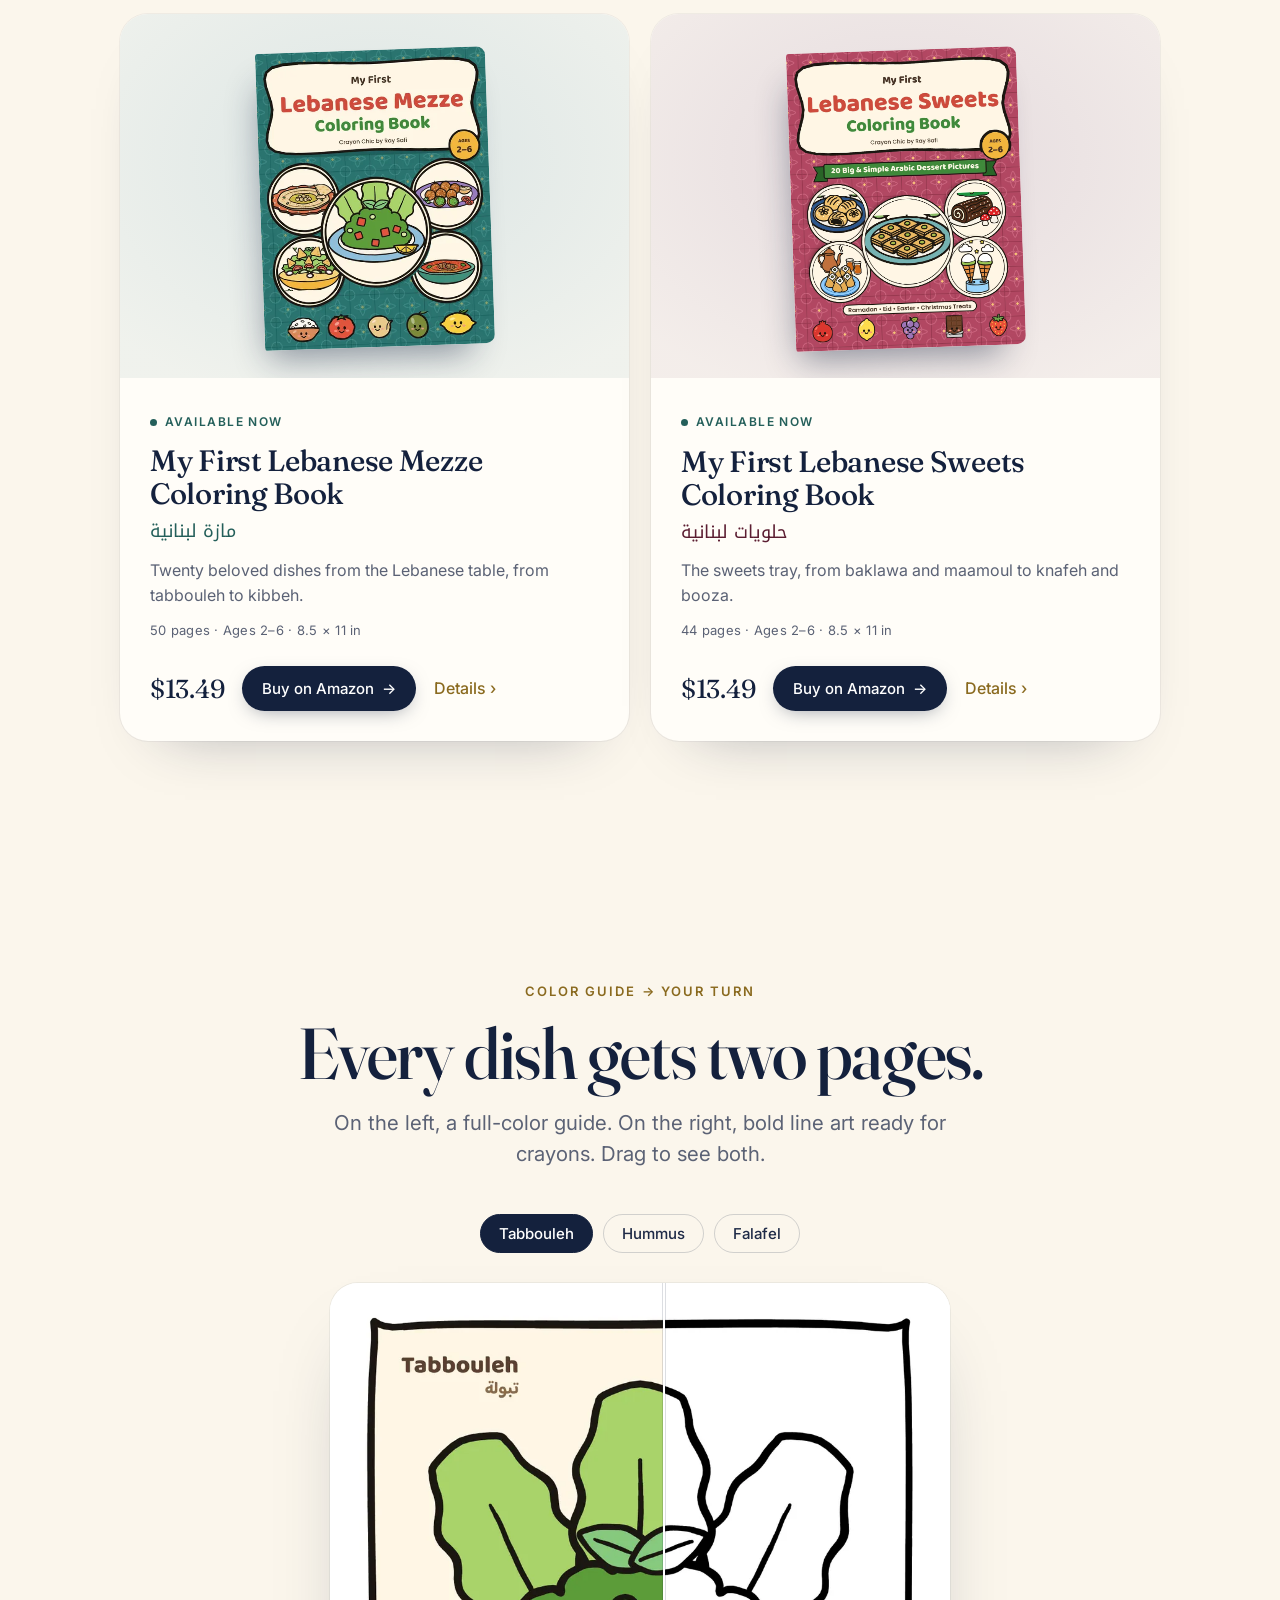
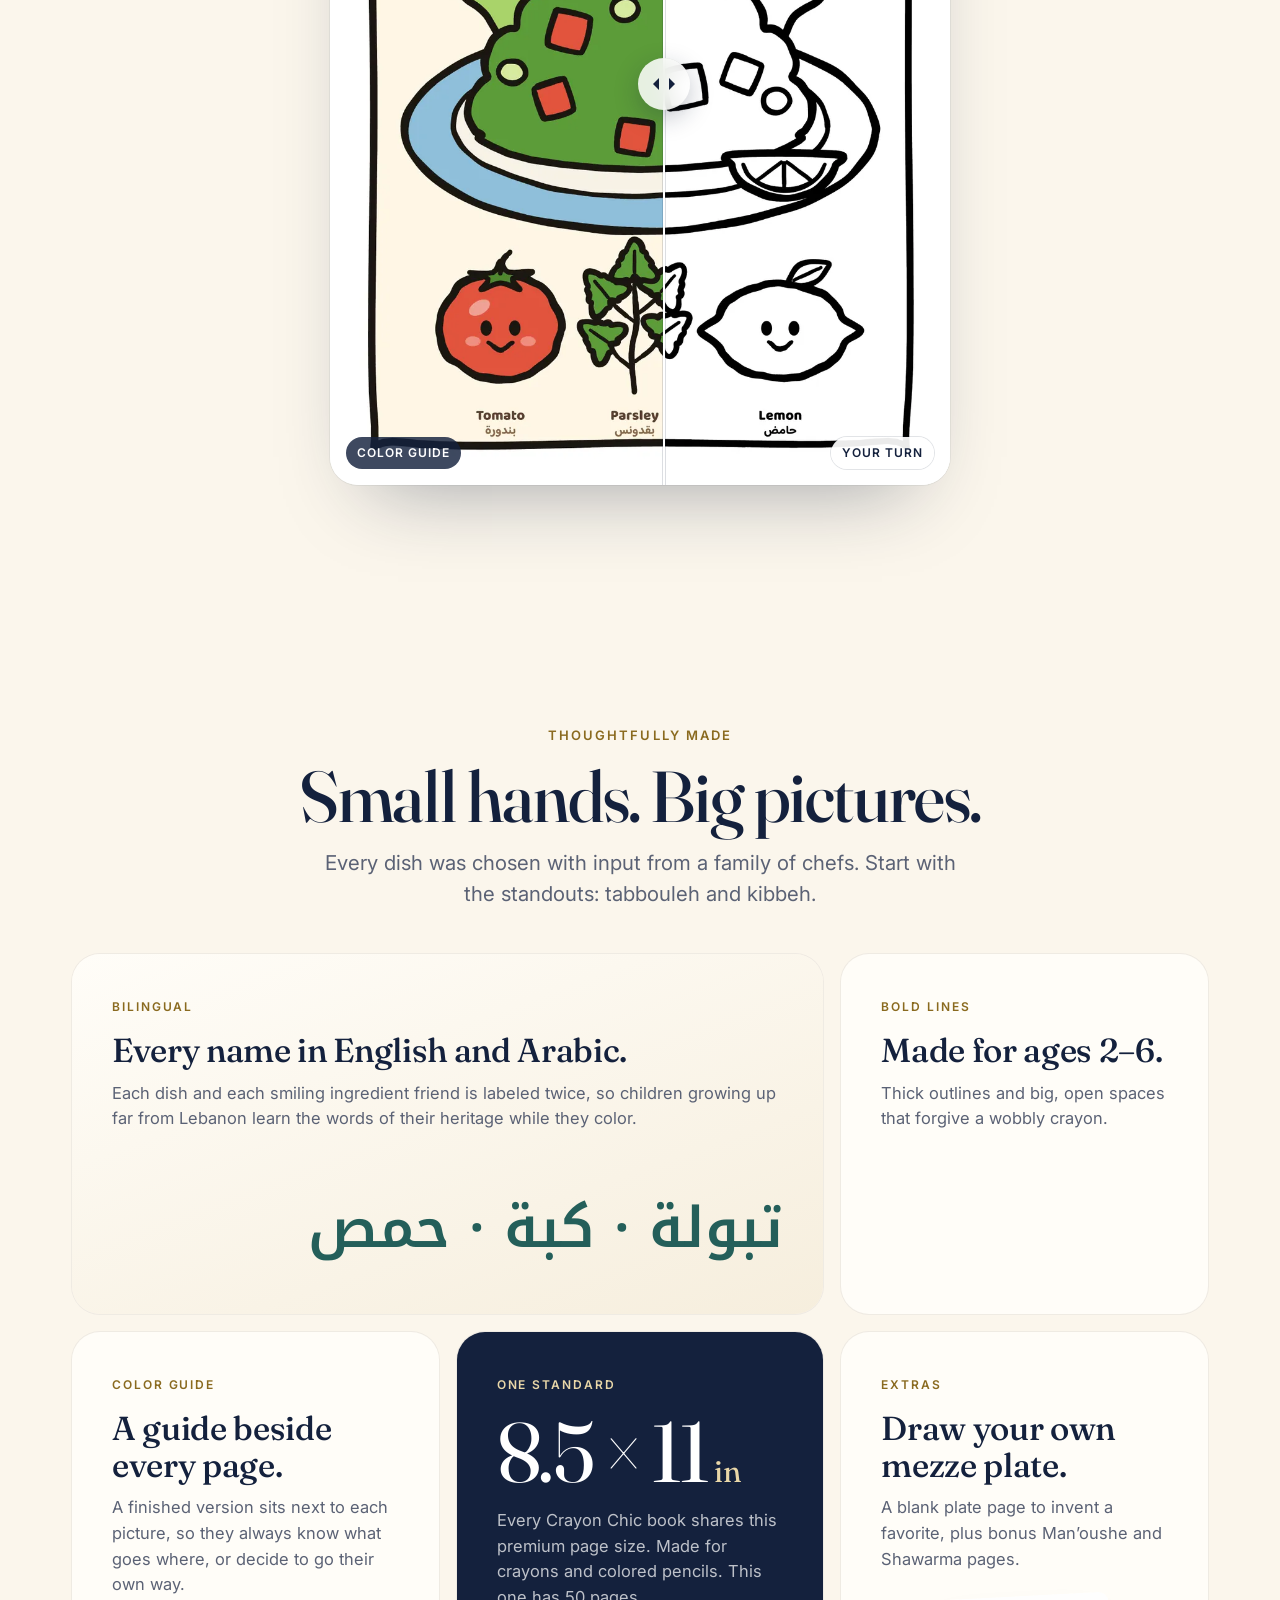
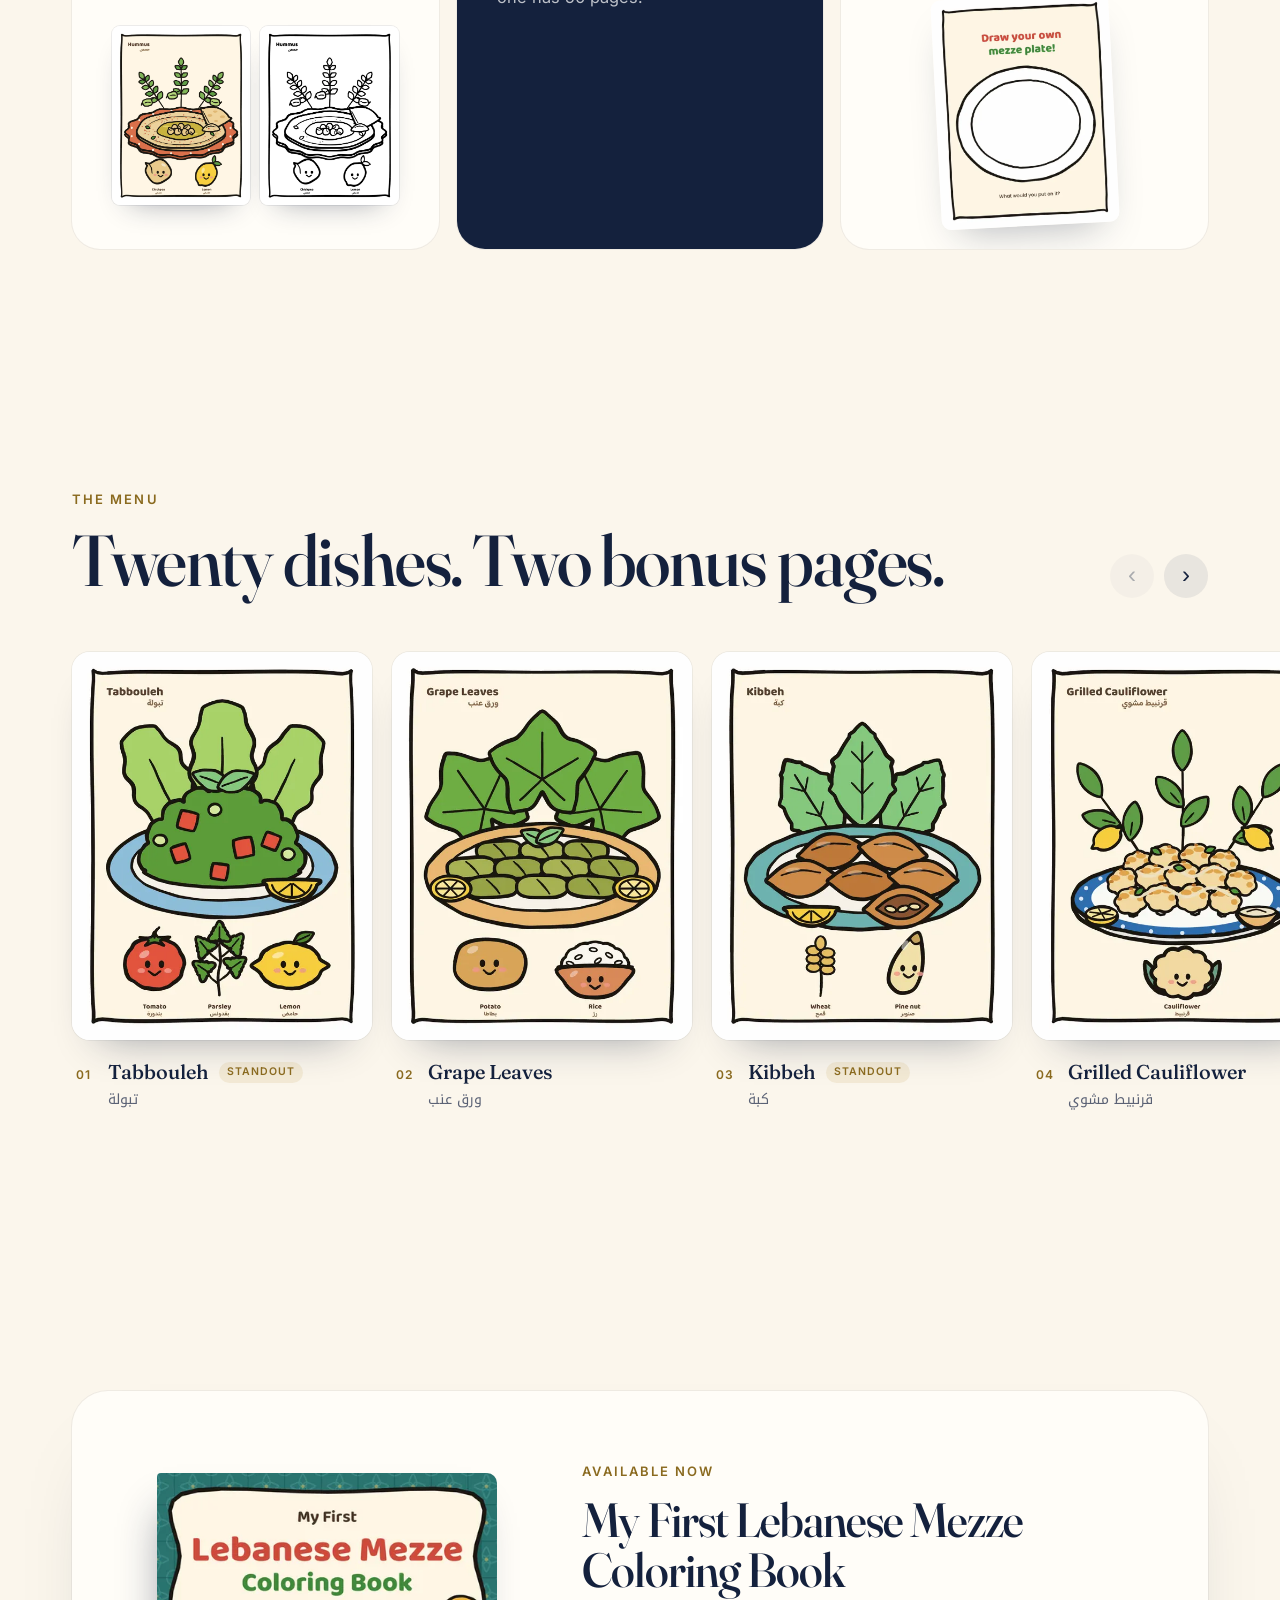
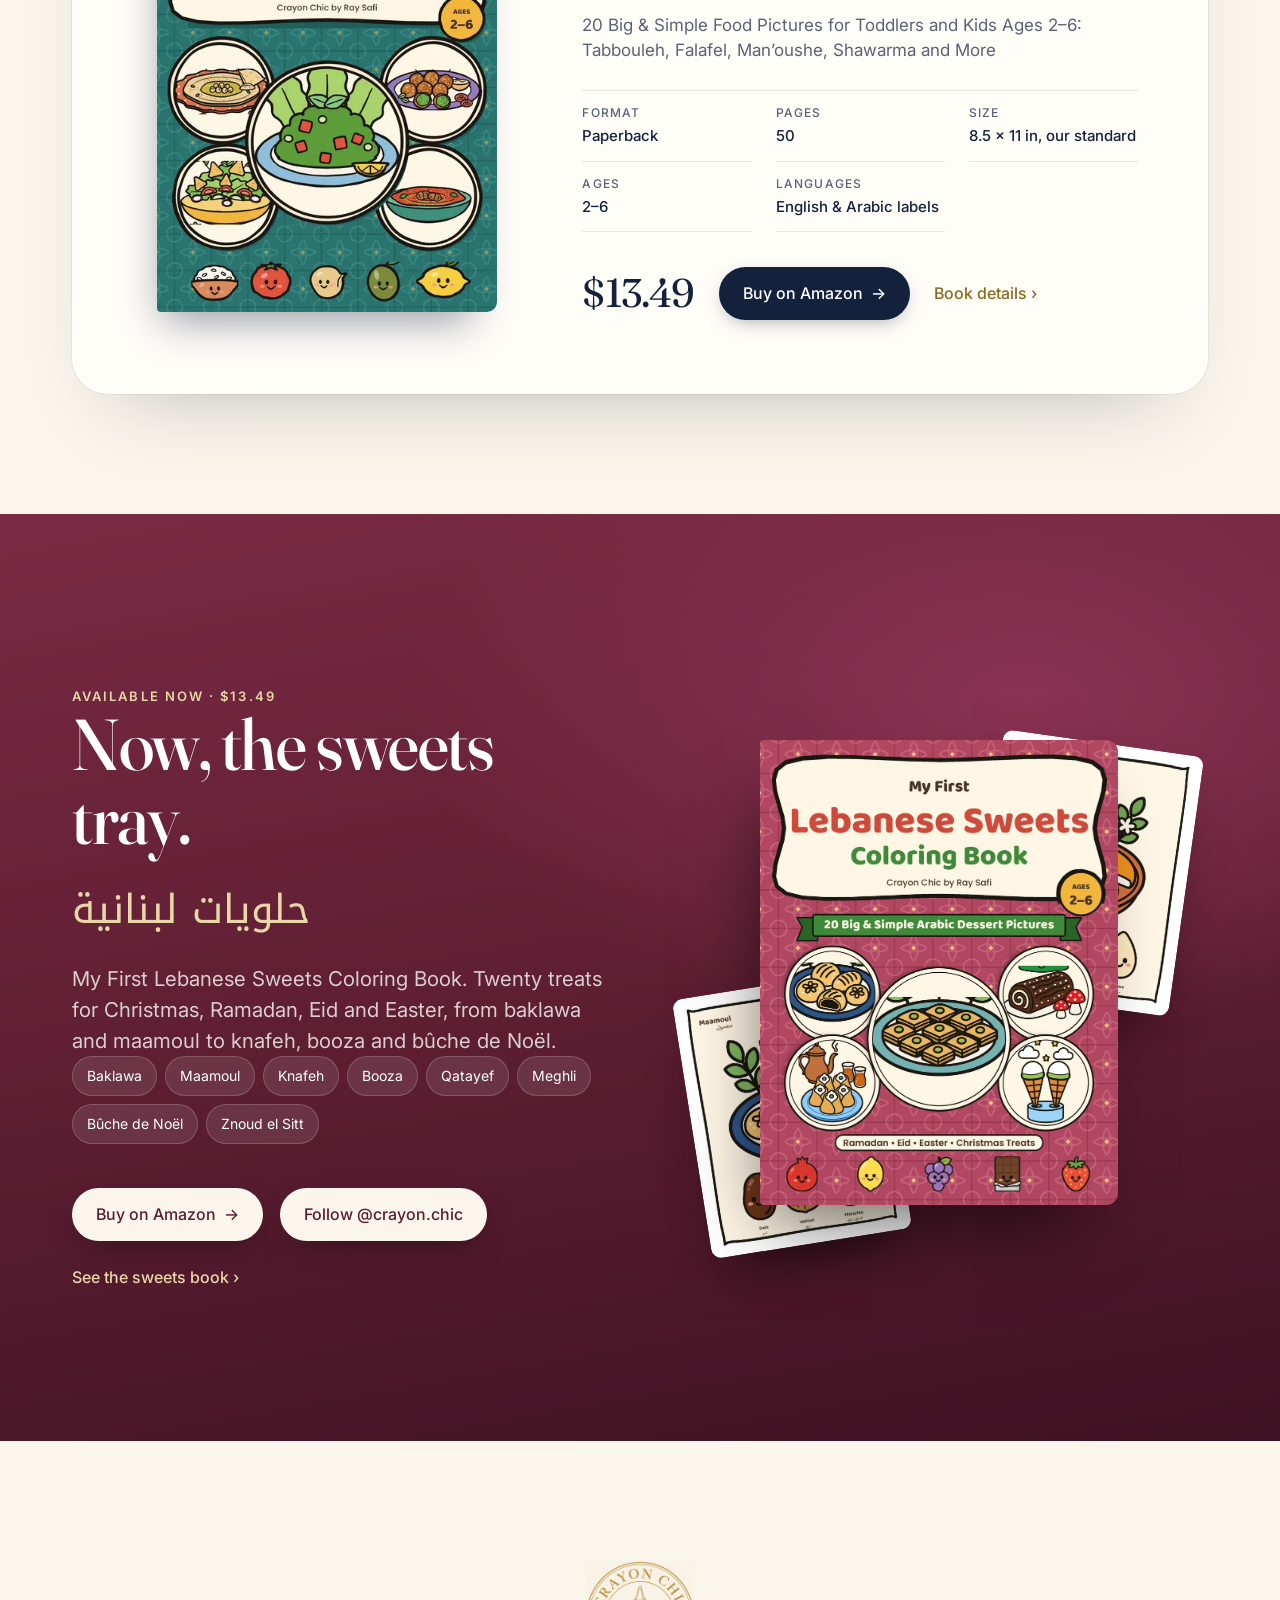
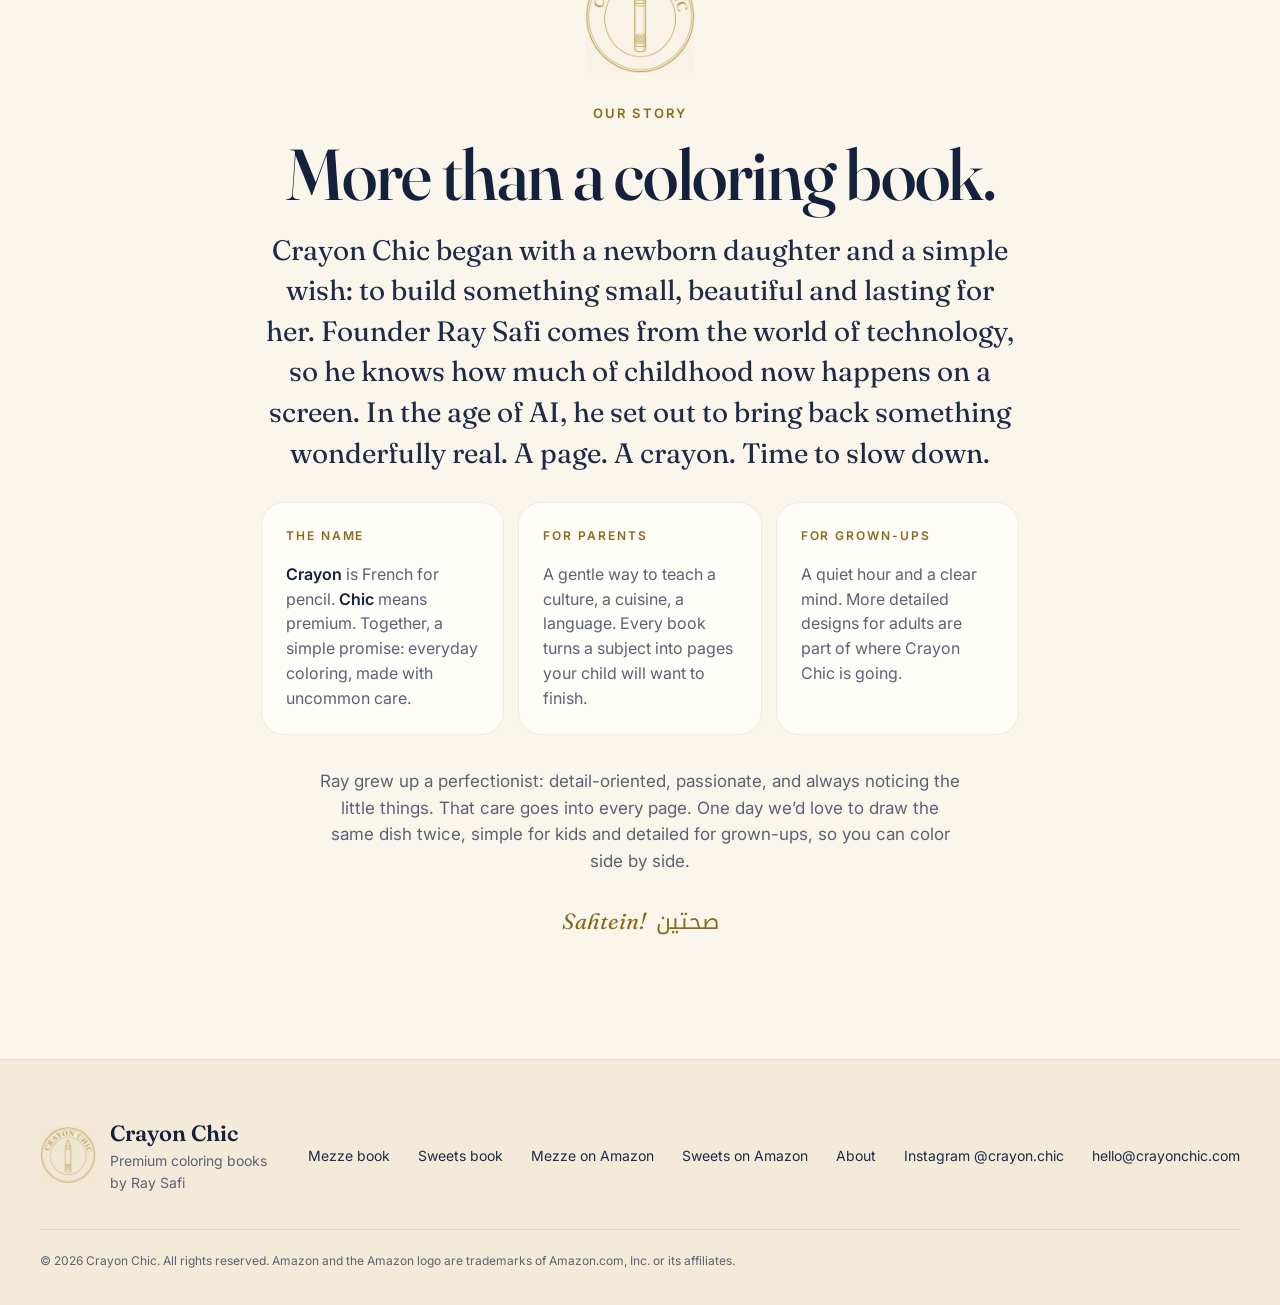
<file: about/index.html>
<!doctype html>
<html lang="en"><head><meta charset="utf-8">
<title>About Crayon Chic</title>
<meta name="robots" content="noindex">
<link rel="canonical" href="https://crayonchic.com/#about">
<meta http-equiv="refresh" content="0; url=/#about">
<script>location.replace('/#about');</script>
</head><body><p><a href="/#about">About Crayon Chic</a></p></body></html>
</file>
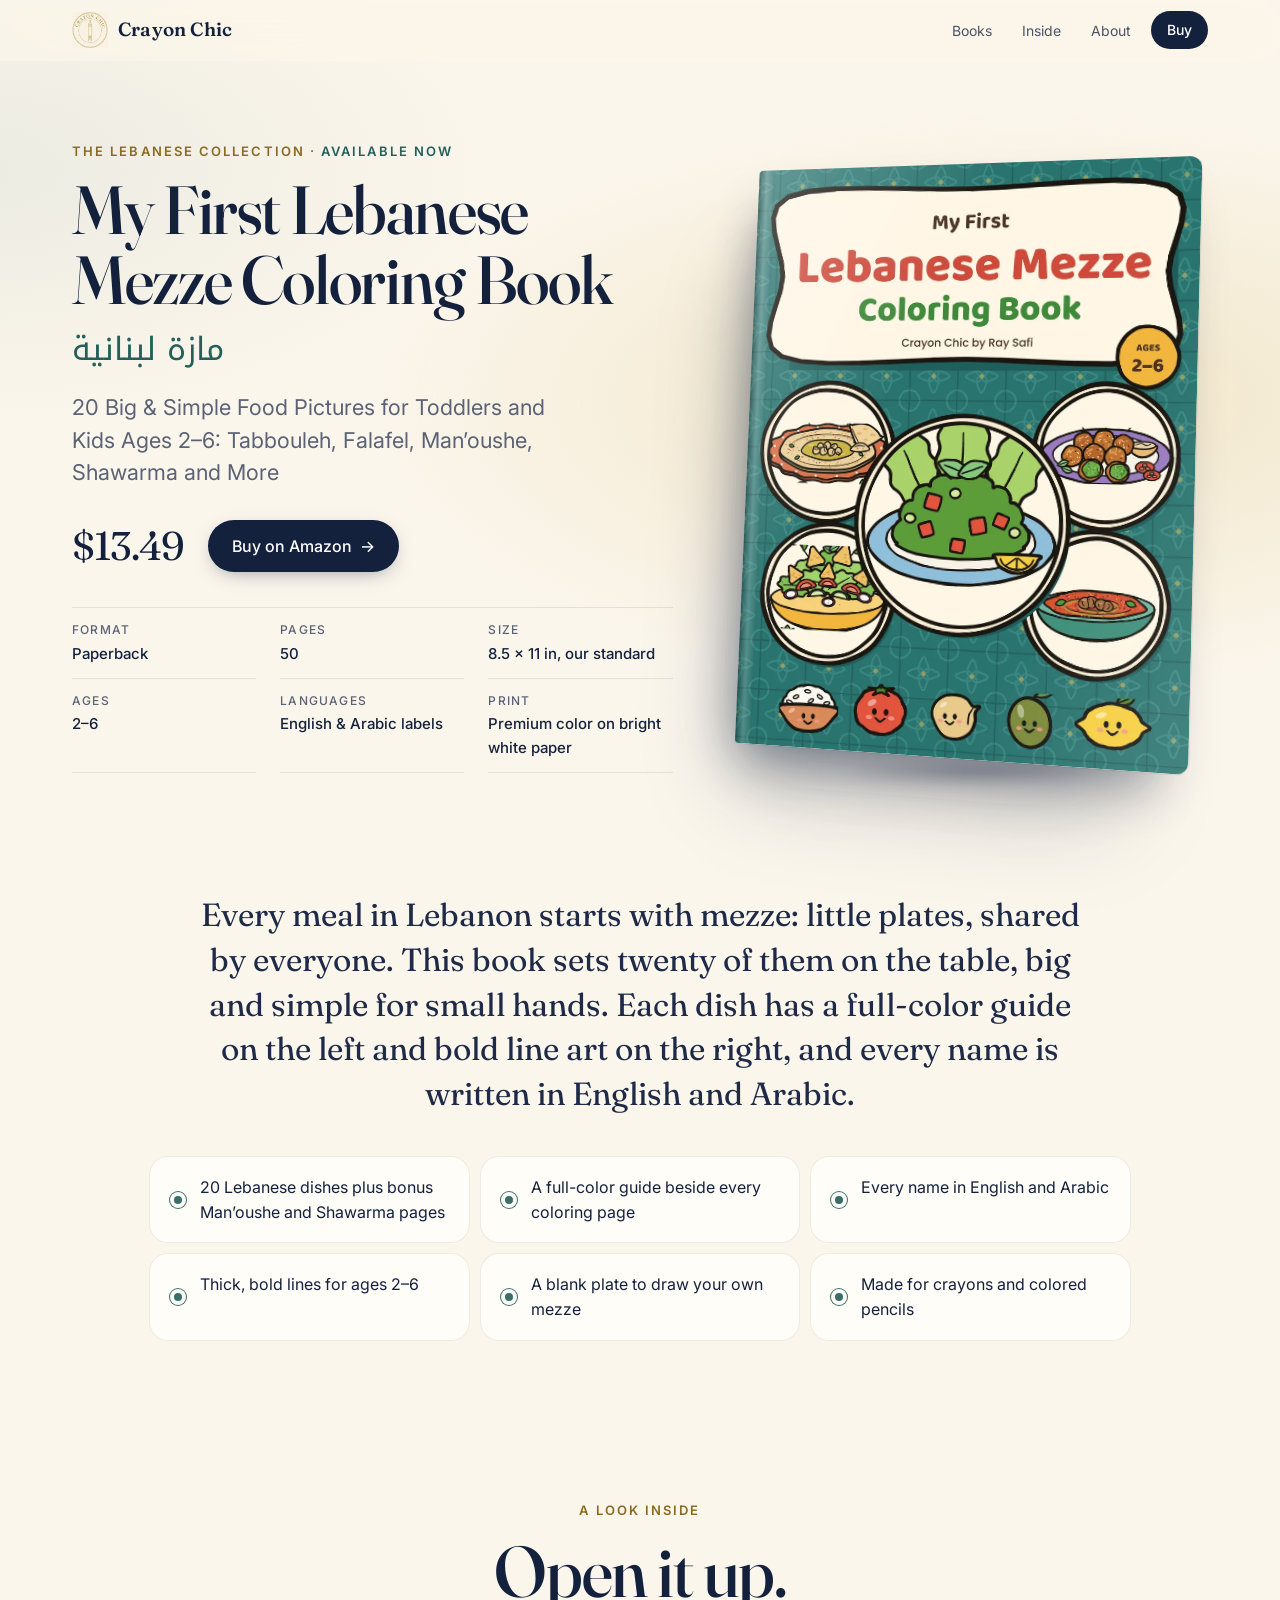
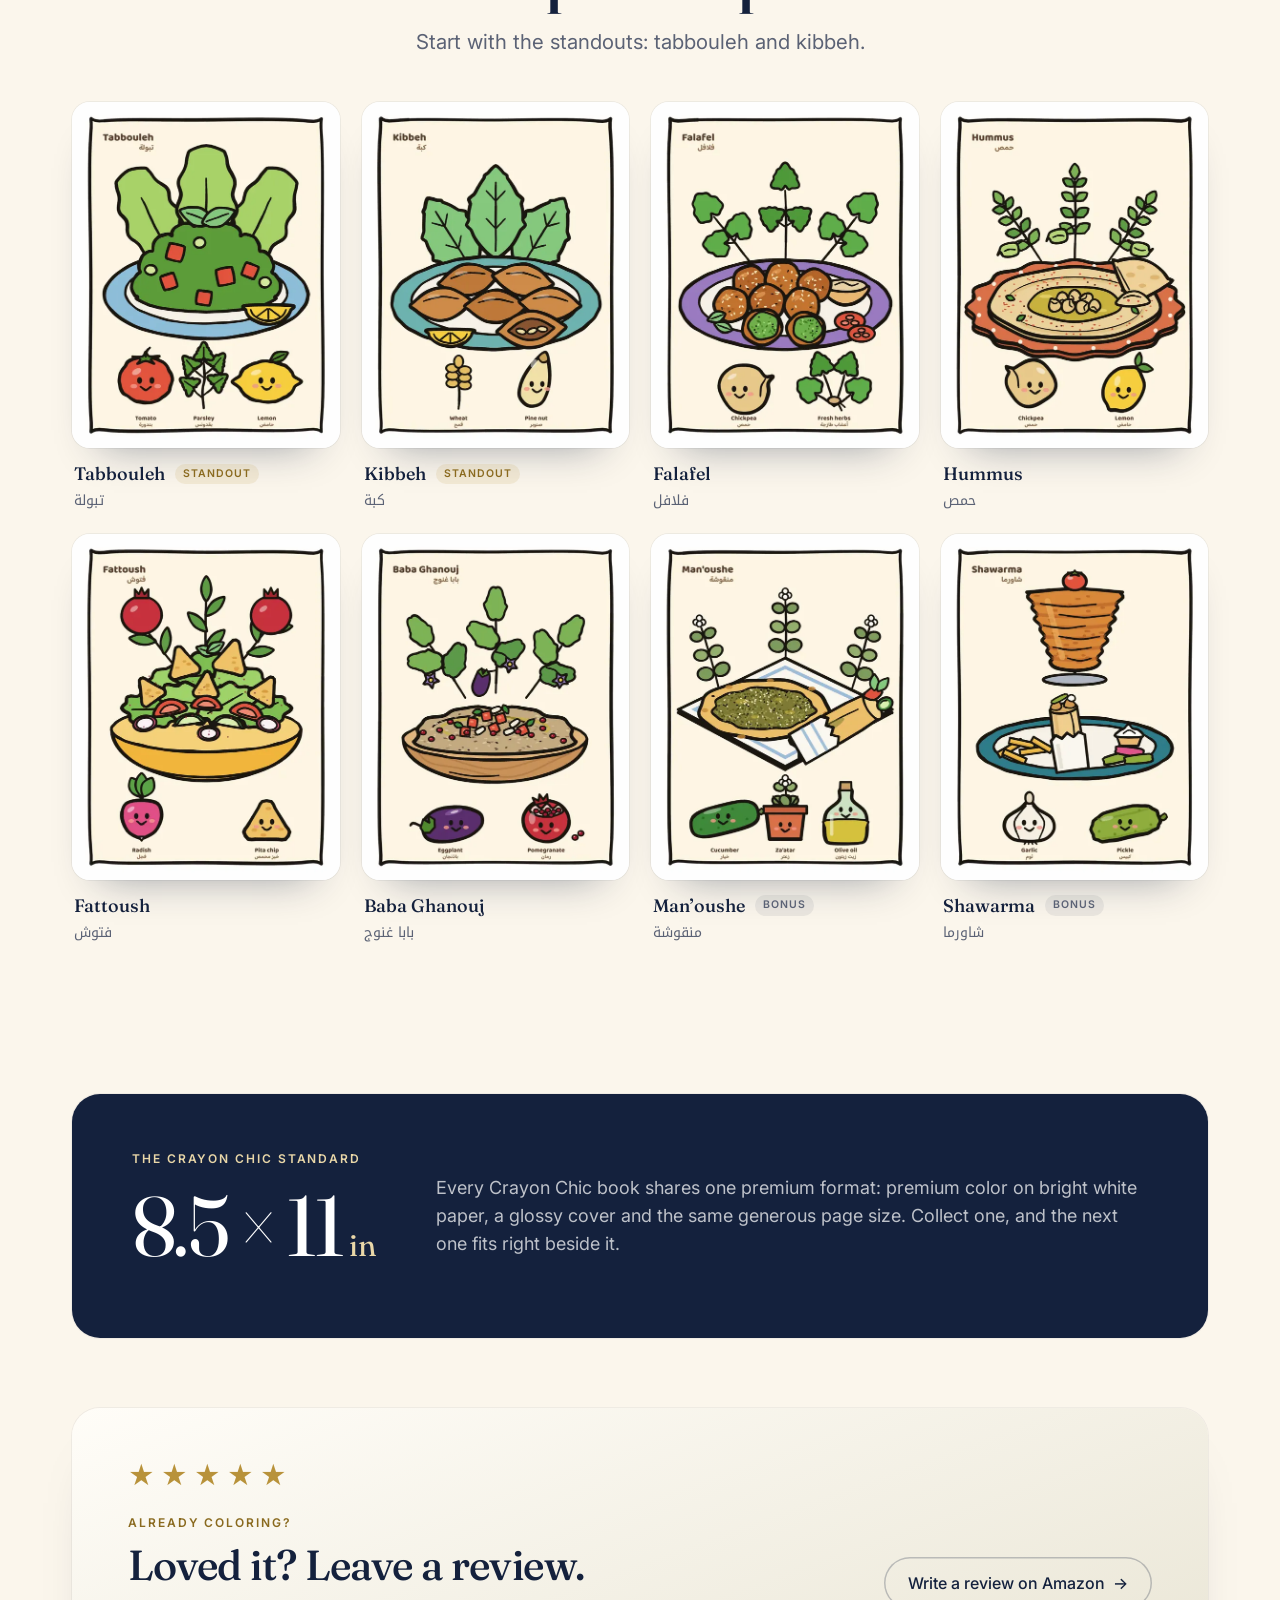
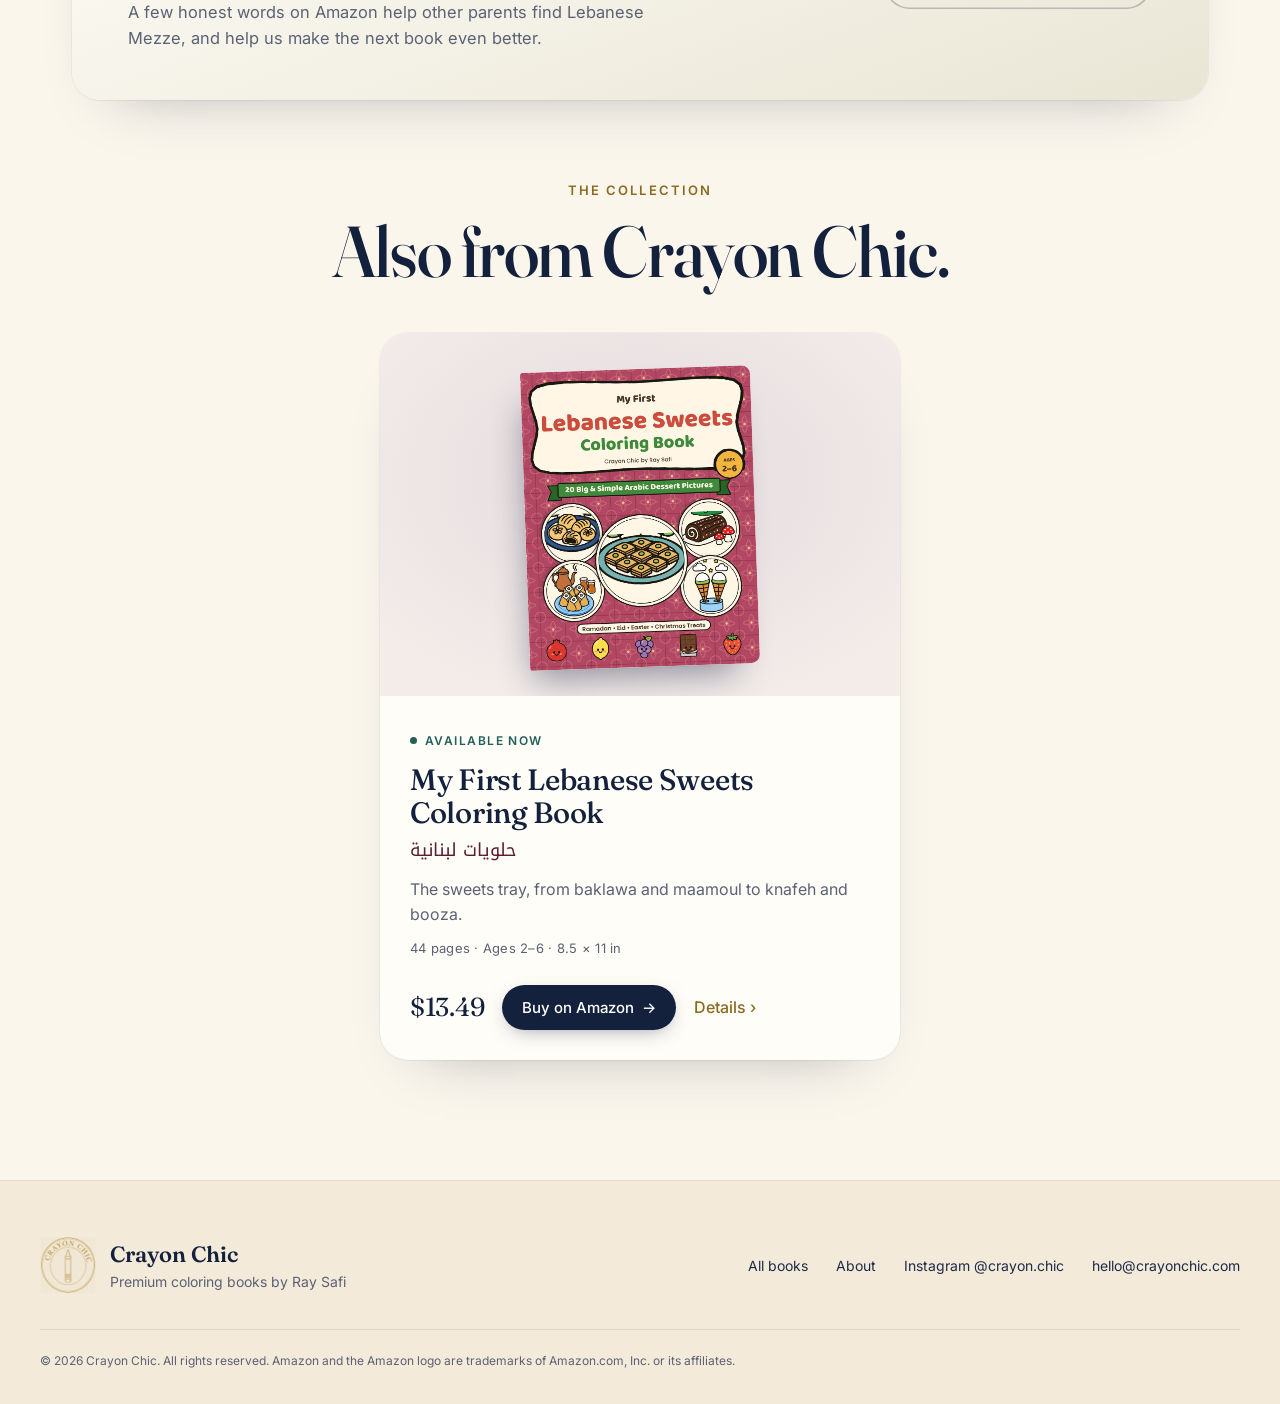
<file: books/lebanese-mezze/index.html>
<!doctype html>
<html lang="en">
<head>
  <meta charset="utf-8">
  <meta name="viewport" content="width=device-width, initial-scale=1, viewport-fit=cover">
  <title>My First Lebanese Mezze Coloring Book | Crayon Chic</title>
  <meta name="description" content="Twenty beloved dishes from the Lebanese table, from tabbouleh to kibbeh. Available now on Amazon.">
  <meta name="theme-color" content="#FBF6EC">
  <link rel="canonical" href="https://crayonchic.com/books/lebanese-mezze/">
  <meta property="og:type" content="product">
  <meta property="og:site_name" content="Crayon Chic">
  <meta property="og:title" content="My First Lebanese Mezze Coloring Book">
  <meta property="og:description" content="Twenty beloved dishes from the Lebanese table, from tabbouleh to kibbeh. Available now on Amazon.">
  <meta property="og:url" content="https://crayonchic.com/books/lebanese-mezze/">
  <meta property="og:image" content="https://crayonchic.com/img/og-lebanese-mezze.jpg">
  <meta property="og:image:secure_url" content="https://crayonchic.com/img/og-lebanese-mezze.jpg">
  <meta property="og:image:type" content="image/jpeg">
  <meta property="og:image:width" content="1200">
  <meta property="og:image:height" content="630">
  <meta name="twitter:image" content="https://crayonchic.com/img/og-lebanese-mezze.jpg">
  <meta name="twitter:card" content="summary_large_image">
  <link rel="icon" type="image/png" sizes="32x32" href="../../img/favicon-32.png">
  <link rel="apple-touch-icon" href="../../img/apple-touch-icon.png">
  <link rel="preconnect" href="https://fonts.googleapis.com">
  <link rel="preconnect" href="https://fonts.gstatic.com" crossorigin>
  <link href="https://fonts.googleapis.com/css2?family=Fraunces:ital,opsz,wght@0,9..144,300..700;1,9..144,300..600&family=Inter:wght@400;500;600&family=Noto+Kufi+Arabic:wght@400;600&display=swap" rel="stylesheet">
  <link rel="stylesheet" href="../../styles.css">
  <!-- GoatCounter analytics (privacy-friendly, no cookies). Site code comes from
       CRAYON_BRAND.goatcounter in catalog.js (node tools/build-pages.js writes it here). -->
  <script data-goatcounter="https://crayonchic.goatcounter.com/count" async src="//gc.zgo.at/count.js"></script>
</head>
<body class="pd-body">
  <a class="skip" href="#main">Skip to content</a>
  <header class="nav" id="nav">
    <div class="nav-inner">
      <a class="brand" href="../../" aria-label="Crayon Chic home">
        <img src="../../img/logo-seal.png" width="36" height="36" alt="">
        <span>Crayon Chic</span>
      </a>
      <nav aria-label="Main">
        <ul class="nav-links">
          <li><a href="../../#books">Books</a></li>
          <li><a href="../../#inside">Inside</a></li>
          <li><a href="../../#about">About</a></li>
        </ul>
      </nav>
      <a class="btn btn-sm" id="navBuy" href="https://www.amazon.com/dp/B0HNJ17JMC" target="_blank" rel="noopener" data-goatcounter-click="buy-lebanese-mezze-bookpage-nav" data-goatcounter-title="Buy My First Lebanese Mezze Coloring Book on Amazon (book page, nav)" data-goatcounter-referrer="/books/lebanese-mezze/">Buy</a>
    </div>
  </header>

  <main id="main">
    <div id="product" data-book="lebanese-mezze" data-root="../../">
      <noscript><section class="section"><h1 class="h2">My First Lebanese Mezze Coloring Book</h1><p class="sub">Twenty beloved dishes from the Lebanese table, from tabbouleh to kibbeh. Available now on Amazon.</p><p><a class="btn" href="../../">Back to Crayon Chic</a></p></section></noscript>
    </div>
  </main>

  <footer class="footer">
    <div class="footer-inner">
      <div class="f-brand">
        <img src="../../img/logo-seal.png" width="56" height="56" loading="lazy" alt="">
        <div>
          <p class="f-name">Crayon Chic</p>
          <p class="f-tag">Premium coloring books by Ray Safi</p>
        </div>
      </div>
      <ul class="f-links">
        <li><a href="../../#books">All books</a></li>
        <li><a href="../../#about">About</a></li>
        <li><a href="https://www.instagram.com/crayon.chic/" target="_blank" rel="noopener">Instagram @crayon.chic</a></li>
        <li><a href="mailto:hello@crayonchic.com">hello@crayonchic.com</a></li>
      </ul>
    </div>
    <p class="f-legal">© 2026 Crayon Chic. All rights reserved. Amazon and the Amazon logo are trademarks of Amazon.com, Inc. or its affiliates.</p>
  </footer>

  <script src="../../catalog.js" defer></script>
  <script src="../../shelf.js" defer></script>
  <script src="../../script.js" defer></script>
</body>
</html>
</file>
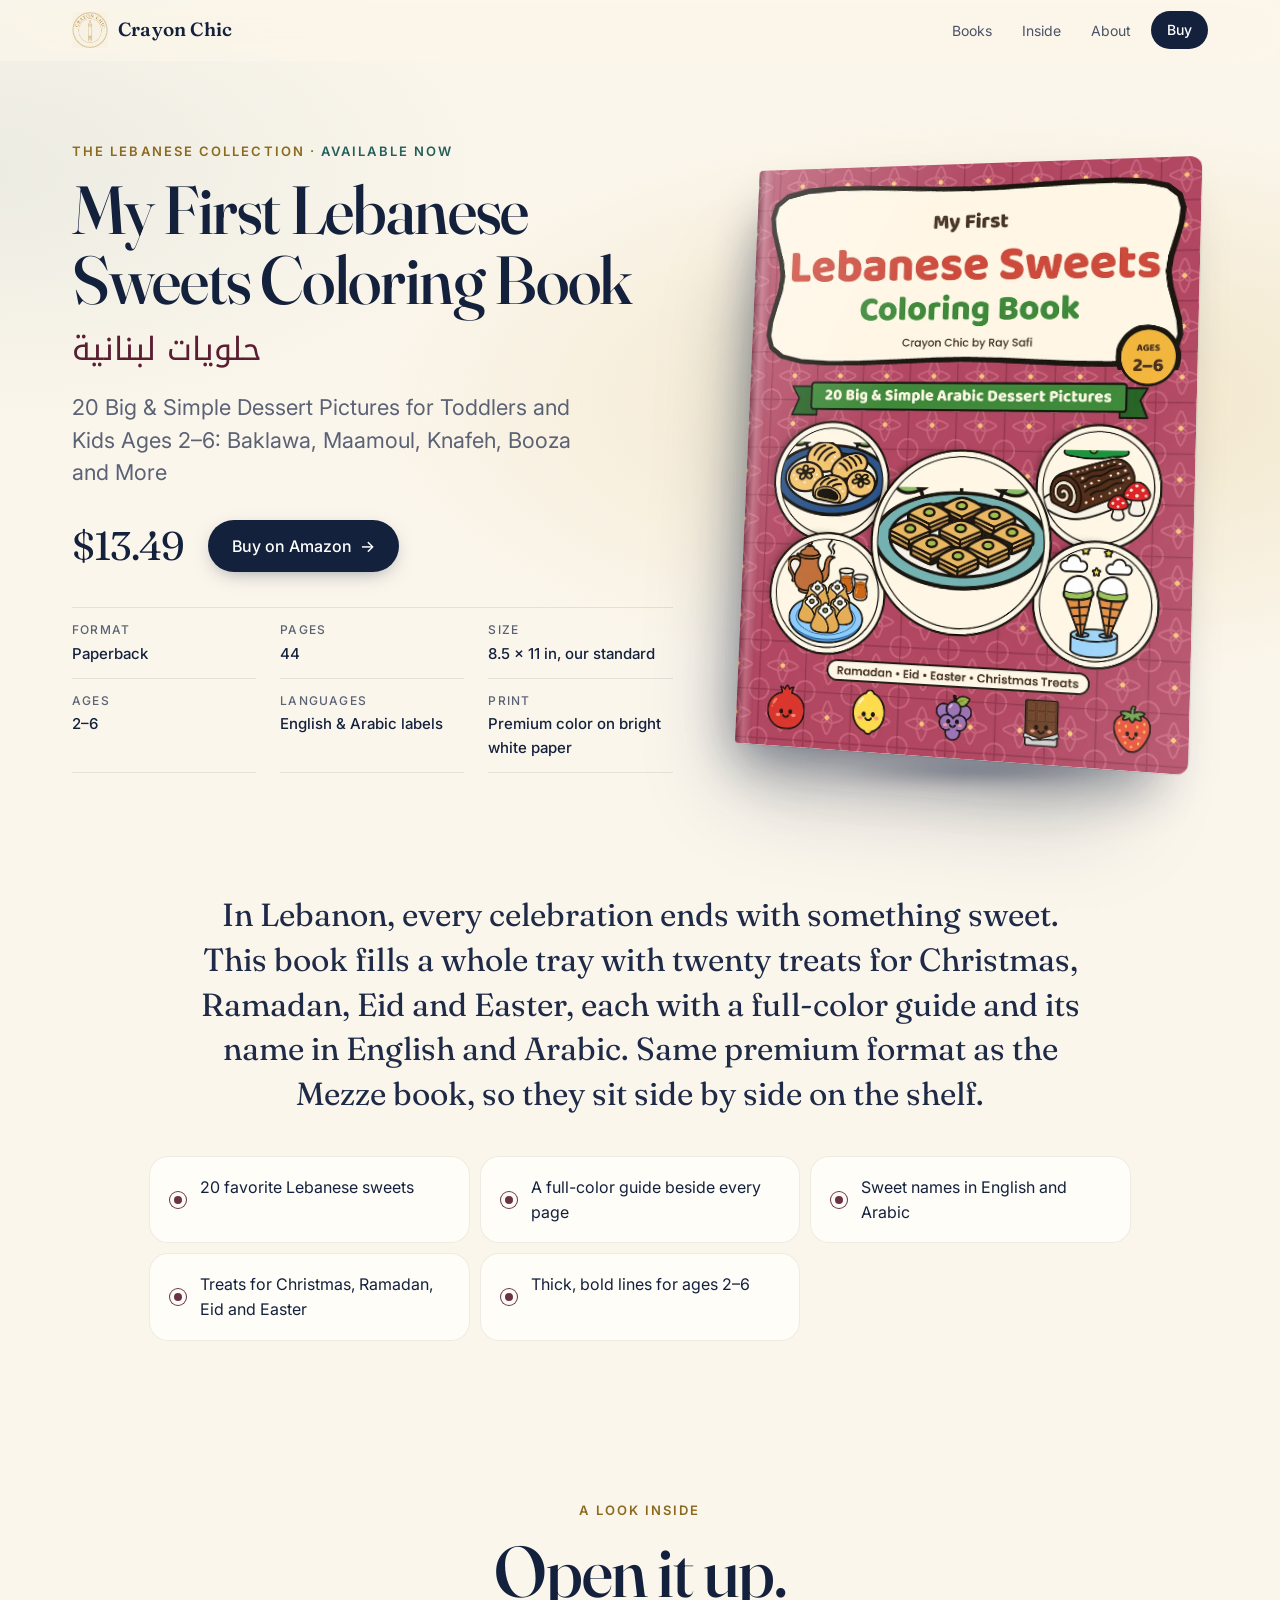
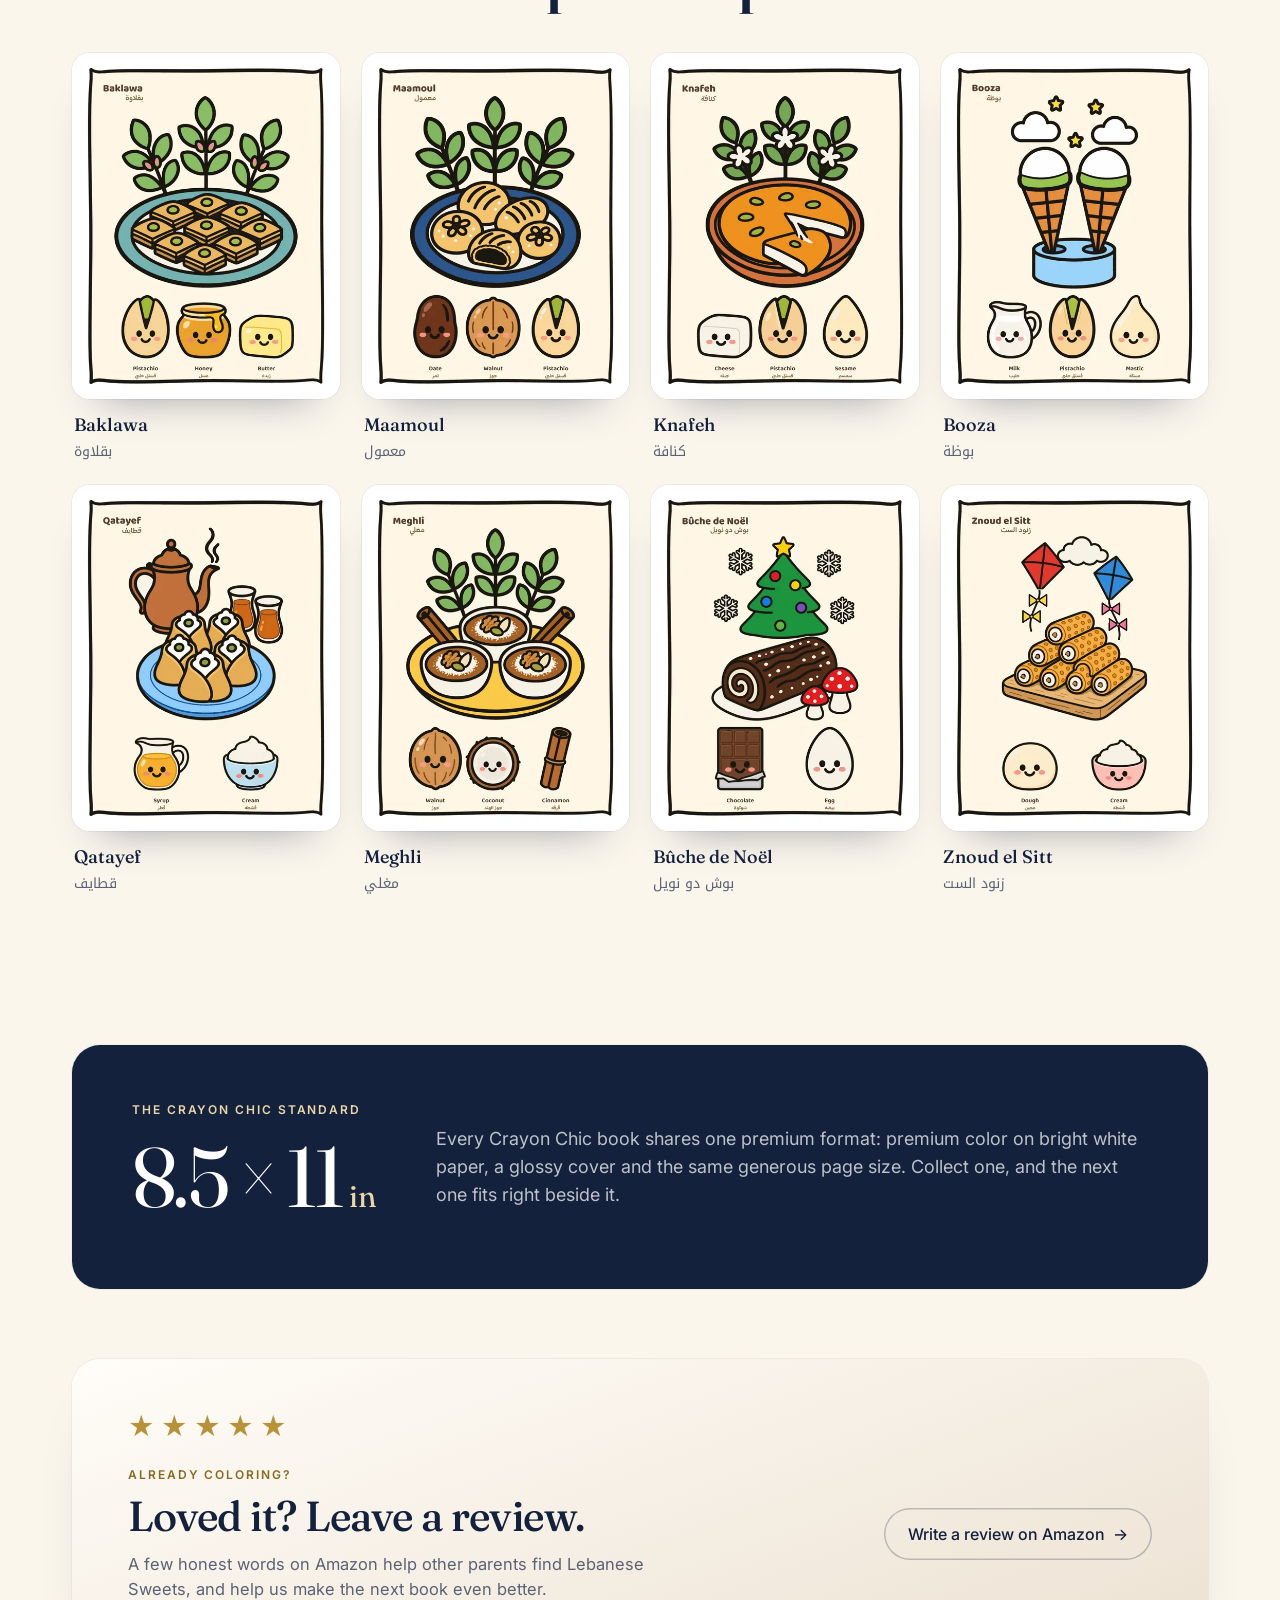
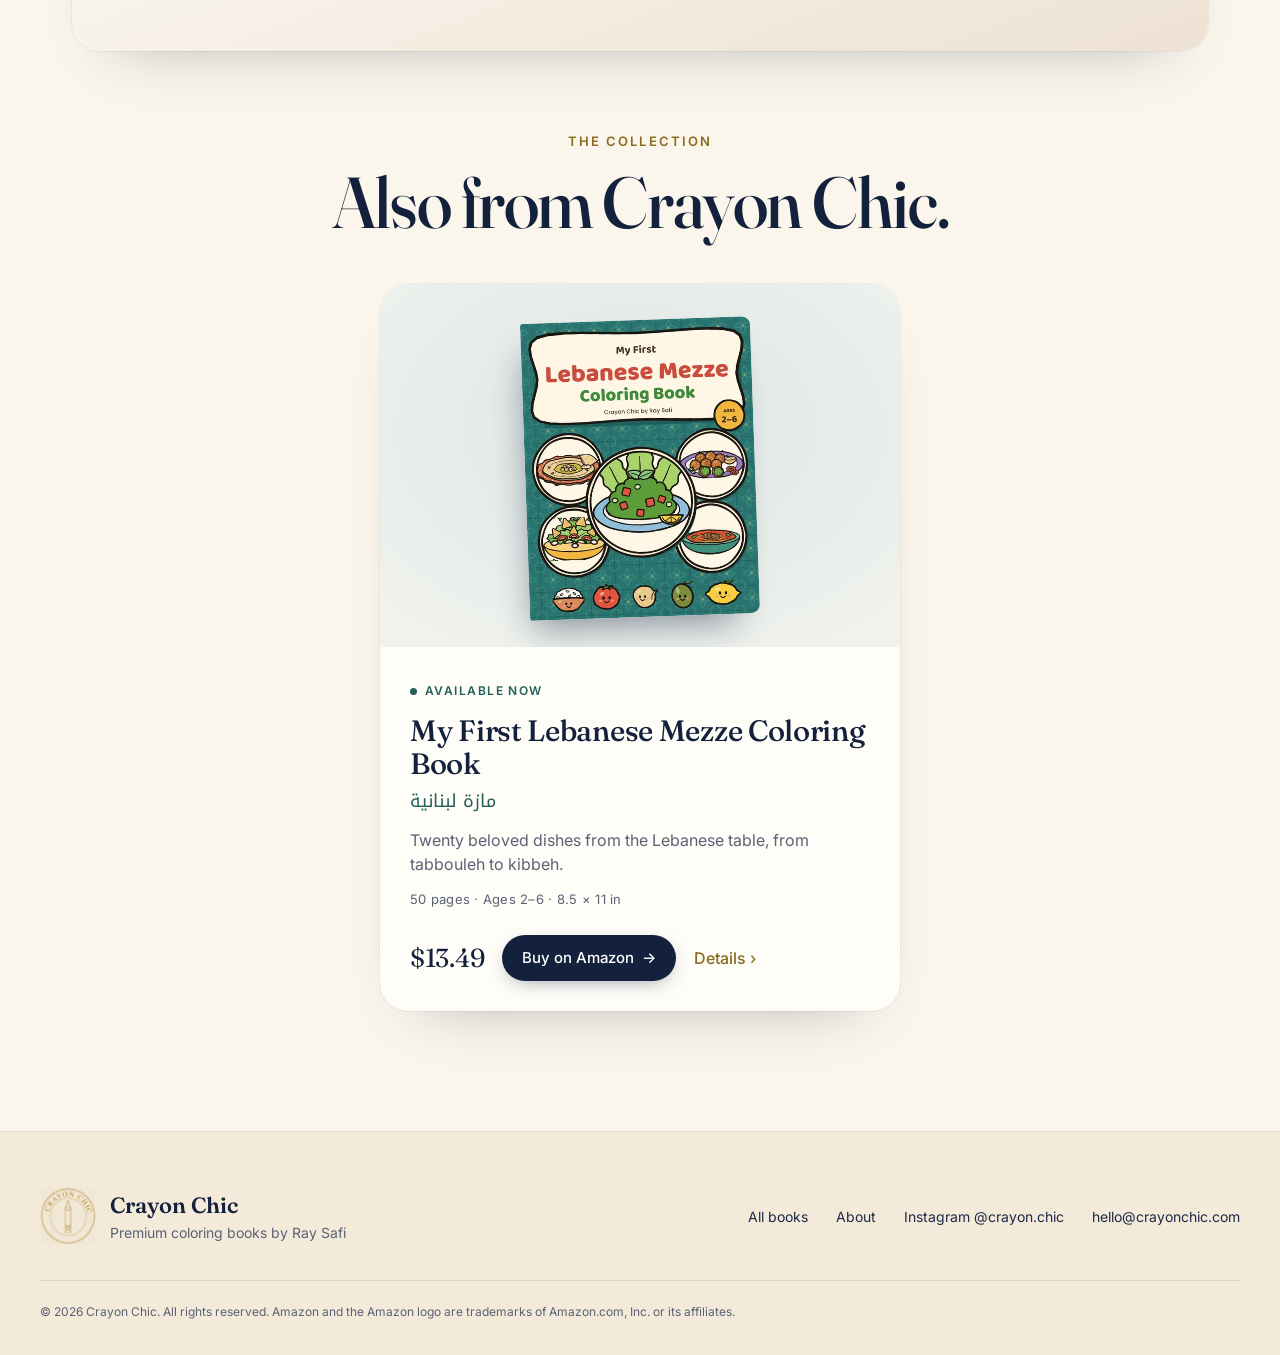
<file: books/lebanese-sweets/index.html>
<!doctype html>
<html lang="en">
<head>
  <meta charset="utf-8">
  <meta name="viewport" content="width=device-width, initial-scale=1, viewport-fit=cover">
  <title>My First Lebanese Sweets Coloring Book | Crayon Chic</title>
  <meta name="description" content="The sweets tray, from baklawa and maamoul to knafeh and booza. Available now on Amazon.">
  <meta name="theme-color" content="#FBF6EC">
  <link rel="canonical" href="https://crayonchic.com/books/lebanese-sweets/">
  <meta property="og:type" content="product">
  <meta property="og:site_name" content="Crayon Chic">
  <meta property="og:title" content="My First Lebanese Sweets Coloring Book">
  <meta property="og:description" content="The sweets tray, from baklawa and maamoul to knafeh and booza. Available now on Amazon.">
  <meta property="og:url" content="https://crayonchic.com/books/lebanese-sweets/">
  <meta property="og:image" content="https://crayonchic.com/img/og-lebanese-sweets.jpg">
  <meta property="og:image:secure_url" content="https://crayonchic.com/img/og-lebanese-sweets.jpg">
  <meta property="og:image:type" content="image/jpeg">
  <meta property="og:image:width" content="1200">
  <meta property="og:image:height" content="630">
  <meta name="twitter:image" content="https://crayonchic.com/img/og-lebanese-sweets.jpg">
  <meta name="twitter:card" content="summary_large_image">
  <link rel="icon" type="image/png" sizes="32x32" href="../../img/favicon-32.png">
  <link rel="apple-touch-icon" href="../../img/apple-touch-icon.png">
  <link rel="preconnect" href="https://fonts.googleapis.com">
  <link rel="preconnect" href="https://fonts.gstatic.com" crossorigin>
  <link href="https://fonts.googleapis.com/css2?family=Fraunces:ital,opsz,wght@0,9..144,300..700;1,9..144,300..600&family=Inter:wght@400;500;600&family=Noto+Kufi+Arabic:wght@400;600&display=swap" rel="stylesheet">
  <link rel="stylesheet" href="../../styles.css">
  <!-- GoatCounter analytics (privacy-friendly, no cookies). Site code comes from
       CRAYON_BRAND.goatcounter in catalog.js (node tools/build-pages.js writes it here). -->
  <script data-goatcounter="https://crayonchic.goatcounter.com/count" async src="//gc.zgo.at/count.js"></script>
</head>
<body class="pd-body">
  <a class="skip" href="#main">Skip to content</a>
  <header class="nav" id="nav">
    <div class="nav-inner">
      <a class="brand" href="../../" aria-label="Crayon Chic home">
        <img src="../../img/logo-seal.png" width="36" height="36" alt="">
        <span>Crayon Chic</span>
      </a>
      <nav aria-label="Main">
        <ul class="nav-links">
          <li><a href="../../#books">Books</a></li>
          <li><a href="../../#inside">Inside</a></li>
          <li><a href="../../#about">About</a></li>
        </ul>
      </nav>
      <a class="btn btn-sm" id="navBuy" href="https://www.amazon.com/dp/B0HNRZ9T2G" target="_blank" rel="noopener" data-goatcounter-click="buy-lebanese-sweets-bookpage-nav" data-goatcounter-title="Buy My First Lebanese Sweets Coloring Book on Amazon (book page, nav)" data-goatcounter-referrer="/books/lebanese-sweets/">Buy</a>
    </div>
  </header>

  <main id="main">
    <div id="product" data-book="lebanese-sweets" data-root="../../">
      <noscript><section class="section"><h1 class="h2">My First Lebanese Sweets Coloring Book</h1><p class="sub">The sweets tray, from baklawa and maamoul to knafeh and booza. Available now on Amazon.</p><p><a class="btn" href="../../">Back to Crayon Chic</a></p></section></noscript>
    </div>
  </main>

  <footer class="footer">
    <div class="footer-inner">
      <div class="f-brand">
        <img src="../../img/logo-seal.png" width="56" height="56" loading="lazy" alt="">
        <div>
          <p class="f-name">Crayon Chic</p>
          <p class="f-tag">Premium coloring books by Ray Safi</p>
        </div>
      </div>
      <ul class="f-links">
        <li><a href="../../#books">All books</a></li>
        <li><a href="../../#about">About</a></li>
        <li><a href="https://www.instagram.com/crayon.chic/" target="_blank" rel="noopener">Instagram @crayon.chic</a></li>
        <li><a href="mailto:hello@crayonchic.com">hello@crayonchic.com</a></li>
      </ul>
    </div>
    <p class="f-legal">© 2026 Crayon Chic. All rights reserved. Amazon and the Amazon logo are trademarks of Amazon.com, Inc. or its affiliates.</p>
  </footer>

  <script src="../../catalog.js" defer></script>
  <script src="../../shelf.js" defer></script>
  <script src="../../script.js" defer></script>
</body>
</html>
</file>
<file: styles.css>
:root{
  --gut:20px;
  --ivory:#FBF6EC; --cream:#F3EADA; --paper:#FFFDF8;
  --navy:#14213D; --ink:#1E2A47; --muted:#5B6275;
  --gold:#B8923A; --gold-deep:#8A6A1F; --gold-soft:#E9D7A8;
  --teal:#245F5A; --rose:#5B1D31; --rose-2:#7A2A44;
  --serif:"Fraunces",Georgia,"Times New Roman",serif;
  --sans:"Inter",system-ui,-apple-system,"Segoe UI",Roboto,sans-serif;
  --arabic:"Noto Kufi Arabic","Geeza Pro",Tahoma,sans-serif;
  --r:28px; --wrap:1200px;
  --ease:cubic-bezier(.2,.7,.1,1);
}
*,*::before,*::after{box-sizing:border-box}
html{scroll-behavior:smooth;-webkit-text-size-adjust:100%}
main{overflow-x:clip}
body{margin:0;background:var(--ivory);color:var(--navy);font-family:var(--sans);font-size:17px;line-height:1.55;-webkit-font-smoothing:antialiased;text-rendering:optimizeLegibility;overflow-x:hidden}
img{max-width:100%;height:auto;display:block}
a{color:inherit}
[lang="ar"]{font-family:var(--arabic)}
.skip{position:absolute;left:-999px;top:8px;background:var(--navy);color:#fff;padding:10px 14px;border-radius:10px;z-index:100}
.skip:focus{left:8px}
:focus-visible{outline:2px solid var(--gold-deep);outline-offset:3px;border-radius:6px}

/* NAV */
.nav{position:sticky;top:0;z-index:50;background:rgba(251,246,236,.72);-webkit-backdrop-filter:saturate(180%) blur(20px);backdrop-filter:saturate(180%) blur(20px);border-bottom:1px solid transparent;transition:border-color .3s,background .3s}
.nav.scrolled{border-bottom-color:rgba(20,33,61,.08);background:rgba(251,246,236,.82)}
.nav-inner{max-width:var(--wrap);margin:0 auto;height:60px;padding:0 20px;display:flex;align-items:center;gap:20px}
.brand{display:flex;align-items:center;gap:10px;text-decoration:none;font-family:var(--serif);font-weight:600;font-size:19px;letter-spacing:.01em;margin-right:auto}
.brand img{width:36px;height:36px}
.nav-links{display:none;list-style:none;margin:0;padding:0;gap:30px}
.nav-links a{text-decoration:none;font-size:14px;color:var(--ink);opacity:.8;transition:opacity .2s}
.nav-links a:hover{opacity:1}

/* BUTTONS */
.btn{display:inline-flex;align-items:center;gap:8px;background:var(--navy);color:#fff;text-decoration:none;font-weight:500;font-size:16px;padding:14px 24px;border-radius:999px;transition:transform .3s var(--ease),background .3s,box-shadow .3s;box-shadow:0 6px 20px -8px rgba(20,33,61,.5)}
.btn:hover{background:#0B1630;transform:translateY(-1px);box-shadow:0 10px 28px -10px rgba(20,33,61,.6)}
.btn-sm{padding:8px 16px;font-size:14px;box-shadow:none}
.btn-light{background:var(--ivory);color:var(--rose);box-shadow:0 10px 30px -12px rgba(0,0,0,.5)}
.btn-light:hover{background:#fff}
.link-arrow{color:var(--gold-deep);text-decoration:none;font-weight:500;font-size:16px}
.link-arrow:hover{text-decoration:underline;text-underline-offset:4px}

/* TYPE */
.eyebrow{font-size:13px;letter-spacing:.16em;text-transform:uppercase;color:var(--gold-deep);font-weight:600;margin:0 0 14px}
.eyebrow.light{color:var(--gold-soft)}
.display{font-family:var(--serif);font-weight:500;font-size:clamp(48px,11vw,112px);line-height:.98;letter-spacing:-.025em;margin:0 0 22px;font-variation-settings:"opsz" 144}
.display em{font-style:italic;font-weight:400;color:var(--gold-deep)}
.h2{font-family:var(--serif);font-weight:500;font-size:clamp(36px,6.4vw,72px);line-height:1.04;letter-spacing:-.02em;margin:0 0 18px;font-variation-settings:"opsz" 144}
.sub{font-size:clamp(17px,1.6vw,21px);color:var(--muted);max-width:640px;margin:0 auto;line-height:1.5}
.lede{font-size:clamp(18px,1.7vw,22px);color:var(--muted);max-width:520px;margin:0 0 30px;line-height:1.5}

/* HERO */
.hero{position:relative;max-width:var(--wrap);margin:0 auto;padding:56px 20px 40px;display:grid;gap:44px;align-items:center;overflow:visible}
.hero-glow{position:absolute;inset:-10% -30% auto;height:120%;background:radial-gradient(50% 45% at 70% 45%,rgba(233,215,168,.55),transparent 70%),radial-gradient(40% 40% at 15% 20%,rgba(36,95,90,.07),transparent 70%);pointer-events:none;z-index:-1}
.hero-cta{display:flex;align-items:center;gap:26px;flex-wrap:wrap}
.meta{margin:22px 0 0;font-size:14px;color:var(--muted);letter-spacing:.02em}
.hero-book{position:relative;justify-self:center;width:min(78vw,440px);perspective:1400px}
.book{position:relative;border-radius:6px 14px 14px 6px;transform:rotateY(-14deg) rotateX(4deg) rotateZ(1deg);transform-style:preserve-3d;transition:transform .8s var(--ease);box-shadow:1px 1px 0 rgba(0,0,0,.06),-14px 30px 50px -18px rgba(20,33,61,.45),-40px 70px 90px -40px rgba(20,33,61,.35);animation:float 7s ease-in-out infinite}
.book img{border-radius:4px 12px 12px 4px}
.book::before{content:"";position:absolute;inset:0 auto 0 0;width:18px;border-radius:4px 0 0 4px;background:linear-gradient(90deg,rgba(0,0,0,.28),rgba(255,255,255,.18) 45%,rgba(0,0,0,.05));z-index:1}
.book::after{content:"";position:absolute;inset:0;border-radius:4px 12px 12px 4px;background:linear-gradient(115deg,rgba(255,255,255,.28),rgba(255,255,255,0) 35%,rgba(255,255,255,0) 70%,rgba(255,255,255,.12));pointer-events:none}
.book-shadow{position:absolute;left:8%;right:4%;bottom:-34px;height:34px;background:radial-gradient(50% 50% at 50% 50%,rgba(20,33,61,.28),transparent 70%);filter:blur(6px);animation:shadow 7s ease-in-out infinite;z-index:-1}
@keyframes float{0%,100%{translate:0 0}50%{translate:0 -12px}}
@keyframes shadow{0%,100%{opacity:1;scale:1}50%{opacity:.7;scale:.92}}
.hero-ar{position:absolute;right:2%;bottom:-10px;margin:0;font-size:clamp(70px,16vw,200px);color:var(--gold);opacity:.08;line-height:1;pointer-events:none;z-index:-1}

/* STATEMENT */
.statement{max-width:1040px;margin:0 auto;padding:110px 20px 120px}
.statement-text{font-family:var(--serif);font-weight:400;font-size:clamp(30px,5vw,58px);line-height:1.15;letter-spacing:-.015em;margin:0;text-align:center}
.statement-text .w{opacity:.18;transition:opacity .4s}
.statement-text .w.on{opacity:1}
.no-js .statement-text .w,.reduce .statement-text .w{opacity:1}

/* SECTIONS */
.section{max-width:var(--wrap);margin:0 auto;padding:90px 20px}
.section-head{text-align:center;margin-bottom:44px}
.section-head.row{display:flex;flex-direction:column;align-items:center;gap:10px}

/* COMPARE */
.compare{padding-top:40px}
.chips{display:flex;justify-content:center;gap:10px;margin:0 0 30px;flex-wrap:wrap}
.chip{font:500 15px/1 var(--sans);color:var(--ink);background:transparent;border:1px solid rgba(20,33,61,.18);padding:11px 18px;border-radius:999px;cursor:pointer;transition:all .25s}
.chip:hover{border-color:var(--navy)}
.chip.is-active{background:var(--navy);color:#fff;border-color:var(--navy)}
.ba{position:relative;width:min(100%,620px);margin:0 auto;aspect-ratio:1000/1294;border-radius:var(--r);overflow:hidden;background:#fff;box-shadow:0 40px 80px -40px rgba(20,33,61,.4),0 0 0 1px rgba(20,33,61,.06);user-select:none;-webkit-user-select:none;touch-action:pan-y}
.ba-img{position:absolute;inset:0;width:100%;height:100%;object-fit:cover;pointer-events:none;transition:opacity .35s}
.ba-line{clip-path:inset(0 0 0 var(--pos))}
.ba-handle{position:absolute;top:0;bottom:0;left:var(--pos);width:2px;margin-left:-1px;background:#fff;box-shadow:0 0 0 1px rgba(20,33,61,.15);pointer-events:none}
.ba-handle span{position:absolute;top:50%;left:50%;width:52px;height:52px;margin:-26px 0 0 -26px;border-radius:50%;background:rgba(255,255,255,.85);-webkit-backdrop-filter:blur(10px);backdrop-filter:blur(10px);box-shadow:0 8px 24px rgba(20,33,61,.25)}
.ba-handle span::before,.ba-handle span::after{content:"";position:absolute;top:50%;width:0;height:0;border:6px solid transparent;margin-top:-6px}
.ba-handle span::before{left:9px;border-right-color:var(--navy)}
.ba-handle span::after{right:9px;border-left-color:var(--navy)}
.ba-range{position:absolute;inset:0;width:100%;height:100%;opacity:0;cursor:ew-resize;margin:0;-webkit-appearance:none;appearance:none}
.ba-range:focus-visible+.x,.ba:focus-within .ba-handle span{outline:2px solid var(--gold-deep);outline-offset:2px}
.ba-tag{position:absolute;bottom:16px;font-size:12px;font-weight:600;letter-spacing:.08em;text-transform:uppercase;background:rgba(20,33,61,.82);color:#fff;padding:7px 11px;border-radius:999px;pointer-events:none}
.ba-tag-l{left:16px}.ba-tag-r{right:16px;background:rgba(255,255,255,.92);color:var(--navy);box-shadow:0 0 0 1px rgba(20,33,61,.12)}

/* FEATURES */
.feat-grid{display:grid;gap:18px;grid-template-columns:1fr}
.feat{background:var(--paper);border-radius:var(--r);padding:34px 30px;box-shadow:0 0 0 1px rgba(20,33,61,.05);position:relative;overflow:hidden}
.feat h3{font-family:var(--serif);font-weight:500;font-size:clamp(26px,2.6vw,34px);line-height:1.1;letter-spacing:-.01em;margin:0 0 12px}
.feat p{color:var(--muted);margin:0;font-size:16.5px}
.feat-k{font-size:12px!important;letter-spacing:.16em;text-transform:uppercase;color:var(--gold-deep)!important;font-weight:600;margin:0 0 16px!important}
.feat-lg{background:linear-gradient(160deg,#FFFDF8,#F6EEDD)}
.feat-ar{font-size:clamp(26px,5vw,56px)!important;white-space:nowrap;color:var(--teal)!important;margin-top:28px!important;line-height:1.5;font-weight:600}
.feat-dark{background:var(--navy);color:#fff}
.feat-dark p{color:rgba(255,255,255,.72)}
.feat-dark .feat-k{color:var(--gold-soft)!important}
.big-num{font-family:var(--serif);font-size:clamp(56px,7vw,84px)!important;line-height:1!important;color:#fff!important;letter-spacing:-.03em;margin:0 0 14px!important}
.big-num span{font-size:.36em;margin-left:6px;color:var(--gold-soft);letter-spacing:0}
.feat-img{display:flex;flex-direction:column;gap:24px}
.feat-img img{width:62%;margin:0 auto -60px;border-radius:10px;box-shadow:0 20px 40px -20px rgba(20,33,61,.35);transform:rotate(-3deg)}

/* GALLERY */
.section.gallery{max-width:none;padding-left:0;padding-right:0}
.gallery .section-head{max-width:var(--wrap);margin-left:auto;margin-right:auto;padding:0 20px}
.g-controls{display:flex;gap:10px}
.g-btn{width:44px;height:44px;border-radius:50%;border:none;background:rgba(20,33,61,.08);color:var(--navy);font-size:24px;line-height:1;cursor:pointer;transition:background .2s,opacity .2s;padding-bottom:3px}
.g-btn:hover{background:rgba(20,33,61,.16)}
.g-btn:disabled{opacity:.35;cursor:default}
.track{list-style:none;margin:0;padding:10px max(var(--gut),calc((100vw - var(--wrap))/2 + var(--gut))) 40px;display:flex;gap:20px;overflow-x:auto;scroll-snap-type:x mandatory;scroll-padding:0 max(var(--gut),calc((100vw - var(--wrap))/2 + var(--gut)));scrollbar-width:none;-webkit-overflow-scrolling:touch}
.track::-webkit-scrollbar{display:none}
.card{flex:0 0 auto;width:min(68vw,280px);scroll-snap-align:start}
.card figure{margin:0}
.card-img{border-radius:18px;overflow:hidden;background:#fff;box-shadow:0 0 0 1px rgba(20,33,61,.06),0 24px 40px -28px rgba(20,33,61,.45);transition:transform .5s var(--ease),box-shadow .5s}
.card:hover .card-img{transform:translateY(-6px);box-shadow:0 0 0 1px rgba(20,33,61,.06),0 34px 50px -28px rgba(20,33,61,.5)}
.card figcaption{display:grid;grid-template-columns:auto 1fr;column-gap:10px;align-items:baseline;padding:16px 4px 0}
.card .num{font-size:12px;font-weight:600;color:var(--gold-deep);letter-spacing:.06em;min-width:22px}
.card .en{font-family:var(--serif);font-size:20px;font-weight:500}
.card .ar{grid-column:2;text-align:left;font-size:14px;color:var(--muted);margin-top:2px}

/* BUY */
.buy{padding-top:40px;padding-bottom:110px}
.buy-card{display:grid;gap:36px;align-items:center;background:var(--paper);border-radius:36px;padding:40px 26px;box-shadow:0 0 0 1px rgba(20,33,61,.05),0 40px 80px -50px rgba(20,33,61,.35)}
.buy-cover{width:min(64vw,300px);margin:0 auto;border-radius:4px 10px 10px 4px;box-shadow:-10px 24px 40px -16px rgba(20,33,61,.45)}
.buy-copy .h2{font-size:clamp(30px,4vw,48px)}
.buy-copy .sub{margin:0 0 26px;font-size:17px}
.specs{list-style:none;margin:0 0 30px;padding:0;display:grid;grid-template-columns:1fr 1fr;gap:0 24px;border-top:1px solid rgba(20,33,61,.1)}
.specs li{padding:13px 0;border-bottom:1px solid rgba(20,33,61,.1);font-size:15px;font-weight:500}
.specs span{display:block;font-size:12px;letter-spacing:.1em;text-transform:uppercase;color:var(--muted);font-weight:500;margin-bottom:2px}
.buy-row{display:flex;align-items:center;gap:24px;flex-wrap:wrap}
.price{font-family:var(--serif);font-size:40px;margin:0;letter-spacing:-.02em}

/* SWEETS */
.sweets{background:radial-gradient(80% 60% at 80% 20%,#8A3352 0%,transparent 60%),linear-gradient(170deg,var(--rose-2),var(--rose) 55%,#3E1222);color:#fff;overflow:hidden}
.sweets-inner{max-width:var(--wrap);margin:0 auto;padding:100px 20px 110px;display:grid;gap:60px;align-items:center}
.sweets .h2{color:#fff}
.sweets .sub{color:rgba(255,255,255,.78);margin:0 0 28px}
.sweets-ar{text-align:left;font-size:clamp(28px,4vw,40px);color:var(--gold-soft);margin:-6px 0 18px;line-height:1.6}
.pills{list-style:none;padding:0;margin:0 0 34px;display:flex;flex-wrap:wrap;gap:8px}
.pills li{font-size:14px;padding:8px 14px;border-radius:999px;background:rgba(255,255,255,.1);border:1px solid rgba(255,255,255,.18)}
.sweets-art{position:relative;width:min(84vw,460px);justify-self:center;padding:30px 0 40px}
.sweets-cover{position:relative;z-index:2;width:78%;margin:0 auto;border-radius:4px 12px 12px 4px;box-shadow:-16px 40px 70px -24px rgba(0,0,0,.6)}
.sweets-page{position:absolute;width:44%;border-radius:10px;box-shadow:0 30px 50px -20px rgba(0,0,0,.55);z-index:1}
.sweets-page.p1{left:-4%;bottom:0;transform:rotate(-9deg)}
.sweets-page.p2{right:-4%;top:6%;transform:rotate(8deg)}

/* ABOUT */
.about{text-align:center;max-width:820px;padding:130px 20px}
.about-seal{width:112px;height:112px;margin:0 auto 30px}
.about-text{font-family:var(--serif);font-size:clamp(21px,2.4vw,28px);line-height:1.45;color:var(--ink);margin:0 0 30px;font-weight:400}
.sign{font-family:var(--serif);font-style:italic;color:var(--gold-deep);font-size:22px;margin:0}
.sign span{font-style:normal;margin-left:6px}

/* FOOTER */
.footer{background:var(--cream);border-top:1px solid rgba(20,33,61,.06);padding:56px 20px 34px}
.footer-inner{max-width:var(--wrap);margin:0 auto;display:grid;gap:30px}
.f-brand{display:flex;align-items:center;gap:14px}
.f-name{font-family:var(--serif);font-size:22px;margin:0;font-weight:600}
.f-tag{margin:0;color:var(--muted);font-size:14px}
.f-links{list-style:none;margin:0;padding:0;display:flex;flex-wrap:wrap;gap:12px 28px}
.f-links a{text-decoration:none;font-size:14px;color:var(--ink)}
.f-links a:hover{text-decoration:underline;text-underline-offset:3px}
.f-legal{max-width:var(--wrap);margin:36px auto 0;padding-top:22px;border-top:1px solid rgba(20,33,61,.1);font-size:12px;color:var(--muted)}

/* REVEAL */
.js .reveal{opacity:0;transform:translateY(16px);transition:opacity .7s var(--ease),transform .7s var(--ease);transition-delay:var(--d,0s)}
.js .reveal.in{opacity:1;transform:none}
.js .reveal-card{opacity:0;transform:translateY(12px);transition:opacity .6s var(--ease),transform .6s var(--ease);transition-delay:var(--d,0s)}
.js .reveal-card.in{opacity:1;transform:none}

/* RESPONSIVE */
@media (min-width:600px){
  .feat-grid{grid-template-columns:1fr 1fr}
  .feat-lg{grid-column:1/-1}
  .specs{grid-template-columns:repeat(3,1fr)}
}
@media (min-width:900px){
  :root{--gut:32px}
  body{font-size:18px}
  .nav-links{display:flex}
  .nav-inner{padding:0 32px}
  .hero{grid-template-columns:1.05fr .95fr;padding:90px 32px 70px;min-height:min(calc(100vh - 60px),860px)}
  .hero-book{width:min(36vw,470px)}
  .section{padding:120px 32px}
  .section-head.row{flex-direction:row;justify-content:space-between;align-items:flex-end;text-align:left}
  .section-head.row .h2{margin-bottom:0}
  .gallery .section-head{padding:0 32px}
  .card{width:300px}
  .feat-grid{grid-template-columns:repeat(6,1fr)}
  .feat{padding:44px 40px}
  .feat-lg{grid-column:span 4;display:flex;flex-direction:column;justify-content:space-between;min-height:360px}
  .feat-grid .feat:nth-child(2){grid-column:span 2}
  .feat-grid .feat:nth-child(3){grid-column:span 2}
  .feat-dark{grid-column:span 2}
  .feat-img{grid-column:span 2;}
  .buy-card{grid-template-columns:.8fr 1.2fr;padding:70px 70px;gap:70px}
  .buy-cover{width:100%;max-width:340px}
  .sweets-inner{grid-template-columns:1fr 1fr;padding:150px 32px}
  .footer-inner{grid-template-columns:1fr auto;align-items:center}
}
@media (min-width:1200px){
  .feat-grid .feat:nth-child(2),.feat-grid .feat:nth-child(3){grid-column:span 2}
}
@media (prefers-reduced-motion:reduce){
  html{scroll-behavior:auto}
  *,*::before,*::after{animation:none!important;transition:none!important}
  .js .reveal,.js .reveal-card{opacity:1;transform:none}
}

.nw{white-space:nowrap}
.mini-pair{display:flex;gap:10px;margin-top:28px}
.mini-pair img{width:calc(50% - 5px);border-radius:8px;box-shadow:0 0 0 1px rgba(20,33,61,.08),0 14px 28px -18px rgba(20,33,61,.45)}

.sweets-copy .btn + .btn{margin-left:12px;margin-top:10px}

/* ===== v2: brand-scale additions ===== */
.badge{display:inline-block;vertical-align:middle;font:600 10.5px/1 var(--sans);letter-spacing:.1em;text-transform:uppercase;color:var(--gold-deep);background:rgba(184,146,58,.13);padding:5px 8px;border-radius:999px;margin-left:6px;position:relative;top:-2px}
.badge-soft{color:var(--muted);background:rgba(20,33,61,.07)}
.features .section-head .sub{margin-top:-4px}
.link-arrow.light{color:var(--gold-soft)}
.sweets-copy p.reveal{margin:22px 0 0}
.btn-md{padding:11px 20px;font-size:15px}
.btn-ghost{background:transparent;color:var(--navy);box-shadow:inset 0 0 0 1.5px rgba(20,33,61,.25)}
.btn-ghost:hover{background:rgba(20,33,61,.05);box-shadow:inset 0 0 0 1.5px var(--navy)}

/* Collection shelf (data-driven) */
.collection{padding-top:20px}
.shelf{list-style:none;margin:0 auto;padding:0;display:grid;gap:22px;grid-template-columns:1fr}
.shelf-duo{max-width:1040px}
.book-card{background:var(--paper);border-radius:var(--r);box-shadow:0 0 0 1px rgba(20,33,61,.05),0 30px 60px -44px rgba(20,33,61,.4);overflow:hidden;display:flex;flex-direction:column;transition:transform .45s var(--ease),box-shadow .45s var(--ease),opacity .7s var(--ease)}
.book-card:hover{transform:translateY(-4px);box-shadow:0 0 0 1px rgba(20,33,61,.06),0 40px 70px -44px rgba(20,33,61,.5)}
.bc-link{display:flex;flex-direction:column;text-decoration:none;color:inherit;flex:1}
.bc-art{position:relative;padding:36px 0 30px;background:radial-gradient(70% 70% at 50% 40%,color-mix(in srgb,var(--accent) 16%,#fff),color-mix(in srgb,var(--accent) 7%,var(--paper)));display:flex;justify-content:center;overflow:hidden}
.bc-art img{width:min(52%,230px);border-radius:3px 9px 9px 3px;box-shadow:-10px 22px 34px -14px rgba(20,33,61,.45);transform:rotate(-2deg) translateY(8px);transition:transform .7s var(--ease)}
.js .book-card.in .bc-art img{transform:rotate(-2deg)}
.book-card:hover .bc-art img{transform:rotate(0deg) translateY(-6px) scale(1.02)}
.bc-body{padding:28px 30px 6px}
.bc-status{display:inline-flex;align-items:center;gap:8px;font-size:12px;font-weight:600;letter-spacing:.12em;text-transform:uppercase;margin:0 0 14px;color:var(--muted)}
.bc-status::before{content:"";width:7px;height:7px;border-radius:50%;background:currentColor}
.bc-status.is-live{color:var(--teal)}
.bc-status.is-soon{color:var(--rose-2)}
.book-card h3{font-family:var(--serif);font-weight:500;font-size:clamp(24px,2.3vw,30px);line-height:1.12;letter-spacing:-.01em;margin:0 0 6px}
.bc-ar{margin:0 0 12px;color:var(--accent);font-size:18px;line-height:1.6;text-align:left}
.bc-tag{margin:0 0 12px;color:var(--muted);font-size:16px}
.bc-meta{margin:0;font-size:13px;color:var(--muted);letter-spacing:.02em}
.bc-cta{display:flex;align-items:center;gap:18px;flex-wrap:wrap;padding:20px 30px 30px}
.bc-price{font-family:var(--serif);font-size:26px;letter-spacing:-.01em}

/* About v2 */
.about .eyebrow{margin-top:6px}
.about-grid{display:grid;gap:16px;text-align:left;margin:10px 0 34px}
.about-item{background:var(--paper);border-radius:22px;padding:24px 24px;box-shadow:0 0 0 1px rgba(20,33,61,.05)}
.about-item p{margin:0;color:var(--muted);font-size:16px}
.about-item b{color:var(--navy);font-weight:600}
.about-note{color:var(--muted);font-size:17px;max-width:640px;margin:0 auto 30px}

/* Product pages */
.pd-hero{position:relative;max-width:var(--wrap);margin:0 auto;padding:48px 20px 30px;display:grid;gap:44px;align-items:center}
.pd-copy .eyebrow a{text-decoration:none}
.pd-copy .eyebrow a:hover{text-decoration:underline;text-underline-offset:3px}
.pd-status.is-live{color:var(--teal)}
.pd-status.is-soon{color:var(--rose-2)}
.pd-title{font-family:var(--serif);font-weight:500;font-size:clamp(38px,6vw,68px);line-height:1.02;letter-spacing:-.02em;margin:0 0 10px;font-variation-settings:"opsz" 144}
.pd-ar{font-size:clamp(24px,3vw,32px);color:var(--accent);margin:0 0 16px;text-align:left;line-height:1.6}
.pd-copy .lede{margin-bottom:26px}
.pd-copy .buy-row{margin-bottom:30px}
.pd-copy .specs{margin-bottom:0}
.pd-about{text-align:center;padding-top:60px;padding-bottom:40px}
.pd-desc{font-family:var(--serif);font-size:clamp(22px,2.6vw,32px);line-height:1.4;max-width:880px;margin:0 auto 40px;color:var(--ink)}
.pd-highlights{list-style:none;padding:0;margin:0 auto;max-width:980px;display:grid;gap:12px;grid-template-columns:1fr;text-align:left}
.pd-highlights li{background:var(--paper);border-radius:18px;padding:18px 20px 18px 50px;position:relative;font-size:16px;box-shadow:0 0 0 1px rgba(20,33,61,.05)}
.pd-highlights li::before{content:"";position:absolute;left:20px;top:50%;width:16px;height:16px;margin-top:-8px;border-radius:50%;background:var(--accent);opacity:.9;box-shadow:inset 0 0 0 4px var(--paper),0 0 0 1px var(--accent)}
.pd-grid{list-style:none;padding:0;margin:0;display:grid;gap:22px;grid-template-columns:repeat(2,1fr)}
.pd-page figure{margin:0}
.pd-page .card-img{transition:transform .45s var(--ease),box-shadow .45s}
.pd-page:hover .card-img{transform:translateY(-4px)}
.pd-page figcaption{padding:12px 2px 0;display:flex;flex-direction:column;gap:2px}
.pd-page .en{font-family:var(--serif);font-size:18px;font-weight:500}
.pd-page .ar{font-size:14px;color:var(--muted);text-align:left}
.pd-standard{padding-top:30px;padding-bottom:30px}
.pd-std{display:grid;gap:20px;align-items:center}
.pd-std>p{font-size:18px}
.pd-more{padding-top:60px}

@media (min-width:600px){
  .about-grid{grid-template-columns:repeat(3,1fr)}
  .pd-highlights{grid-template-columns:1fr 1fr}
  .pd-grid{grid-template-columns:repeat(3,1fr)}
}
@media (min-width:760px){
  .shelf-duo{grid-template-columns:1fr 1fr}
  .shelf-solo{grid-template-columns:minmax(0,520px);justify-content:center}
  .shelf-many{grid-template-columns:repeat(2,1fr)}
}
@media (min-width:900px){
  .pd-hero{grid-template-columns:1.1fr .9fr;padding:80px 32px 60px}
  .pd-highlights{grid-template-columns:repeat(3,1fr)}
  .pd-grid{grid-template-columns:repeat(4,1fr)}
  .pd-std{grid-template-columns:auto 1fr;gap:60px;padding:56px 60px}
  .shelf-many{grid-template-columns:repeat(3,1fr)}
}
@media (prefers-reduced-motion:reduce){
  .bc-art img,.js .book-card.in .bc-art img{transform:rotate(-2deg)}
}

/* ===== v3: Christmas gift banner (CRAYON_PROMO in catalog.js) ===== */
.xmas{position:fixed;z-index:60;left:12px;right:12px;bottom:12px;display:flex;gap:16px;align-items:center;padding:16px 44px 16px 16px;background:rgba(255,253,248,.94);-webkit-backdrop-filter:saturate(180%) blur(18px);backdrop-filter:saturate(180%) blur(18px);border-radius:22px;box-shadow:0 0 0 1px rgba(184,146,58,.28),0 30px 60px -24px rgba(20,33,61,.45);opacity:0;transform:translateY(24px) scale(.98);transition:opacity .6s var(--ease),transform .6s var(--ease);pointer-events:none}
.xmas.on{opacity:1;transform:none;pointer-events:auto}
.xmas.off{opacity:0;transform:translateY(16px);transition-duration:.4s}
.xmas::before{content:"";position:absolute;inset:0;border-radius:inherit;background:radial-gradient(60% 90% at 0% 0%,rgba(91,29,49,.08),transparent 60%),radial-gradient(50% 80% at 100% 100%,rgba(36,95,90,.07),transparent 60%);pointer-events:none}
.xmas-x{position:absolute;top:8px;right:8px;width:32px;height:32px;border:0;border-radius:50%;background:transparent;color:var(--muted);font:400 22px/1 var(--sans);cursor:pointer;transition:background .2s,color .2s}
.xmas-x:hover{background:rgba(20,33,61,.07);color:var(--navy)}
.xmas-covers{position:relative;flex:0 0 auto;width:66px;height:74px;display:none}
.xmas-covers img{position:absolute;width:46px;border-radius:2px 5px 5px 2px;box-shadow:-4px 8px 14px -6px rgba(20,33,61,.5)}
.xmas-covers .c0{left:0;top:4px;transform:rotate(-7deg);z-index:2}
.xmas-covers .c1{left:20px;top:0;transform:rotate(6deg)}
.xmas.on .xmas-covers img{animation:xmas-bob 6s ease-in-out infinite}
.xmas.on .xmas-covers .c1{animation-delay:-3s}
@keyframes xmas-bob{0%,100%{translate:0 0}50%{translate:0 -3px}}
.xmas-body{position:relative;min-width:0}
.xmas-k{margin:0 0 4px;font-size:11.5px;letter-spacing:.16em;text-transform:uppercase;color:var(--rose-2);font-weight:600}
.xmas-star{display:inline-block;color:var(--gold);animation:xmas-twinkle 3.2s ease-in-out infinite}
@keyframes xmas-twinkle{0%,100%{opacity:1;transform:scale(1) rotate(0)}50%{opacity:.55;transform:scale(.82) rotate(20deg)}}
.xmas-t{margin:0 0 10px;font-family:var(--serif);font-size:16.5px;line-height:1.3;color:var(--navy)}
.xmas-links{display:flex;flex-wrap:wrap;gap:8px}
.xmas-links a{display:inline-flex;align-items:center;gap:6px;text-decoration:none;font-size:13.5px;font-weight:500;color:var(--navy);padding:7px 12px;border-radius:999px;box-shadow:inset 0 0 0 1.5px rgba(20,33,61,.2);transition:background .25s,box-shadow .25s,transform .3s var(--ease)}
.xmas-links a span{color:var(--muted);font-weight:400}
.xmas-links a em{font-style:normal;display:none}
.xmas-links a i{font-style:normal;transition:transform .3s var(--ease)}
.xmas-links a:hover{background:var(--navy);color:#fff;box-shadow:inset 0 0 0 1.5px var(--navy)}
.xmas-links a:hover span{color:rgba(255,255,255,.75)}
.xmas-links a:hover i{transform:translateX(3px)}
.xmas-note{margin:8px 0 0;font-size:11.5px;color:var(--muted);line-height:1.35}
@media (max-width:599px){
  .xmas{padding:13px 40px 12px 14px;border-radius:18px}
  .xmas-t{font-size:15px;margin-bottom:8px}
  .xmas-k{font-size:10.5px}
  .xmas-note{font-size:10.5px;margin-top:6px}
  .xmas-links a{padding:6px 11px;font-size:13px}
}
@media (min-width:600px){
  .xmas{left:auto;right:24px;bottom:24px;width:420px;padding:20px 46px 20px 20px}
  .xmas-covers{display:block}
  .xmas-links a em{display:inline}
}

/* ===== v3: Leave a review (book pages) ===== */
.pd-review{padding-top:40px;padding-bottom:20px}
.review-card{position:relative;display:grid;gap:22px;justify-items:center;text-align:center;background:linear-gradient(160deg,#FFFDF8,color-mix(in srgb,var(--accent) 6%,#F6EEDD));border-radius:var(--r);padding:44px 26px;box-shadow:0 0 0 1px rgba(20,33,61,.05),0 30px 60px -44px rgba(20,33,61,.4);overflow:hidden}
.rv-stars{display:flex;gap:6px;font-size:26px;color:var(--gold)}
.rv-stars span{display:inline-block}
.js .review-card .rv-stars span{opacity:0;transform:translateY(6px) scale(.7);transition:opacity .5s var(--ease),transform .5s var(--ease)}
.js .review-card.in .rv-stars span{opacity:1;transform:none}
.review-card.in .rv-stars span:nth-child(2){transition-delay:.08s}
.review-card.in .rv-stars span:nth-child(3){transition-delay:.16s}
.review-card.in .rv-stars span:nth-child(4){transition-delay:.24s}
.review-card.in .rv-stars span:nth-child(5){transition-delay:.32s}
.rv-copy .feat-k{margin-bottom:10px!important}
.review-card .btn{align-self:center;white-space:nowrap}
.rv-h{font-family:var(--serif);font-weight:500;font-size:clamp(28px,3.6vw,42px);line-height:1.08;letter-spacing:-.015em;margin:0 0 12px}
.rv-copy p:last-child{margin:0 auto;max-width:520px;color:var(--muted);font-size:16.5px}
@media (min-width:900px){
  .review-card{grid-template-columns:auto 1fr auto;justify-items:start;text-align:left;gap:44px;padding:48px 56px}
  .review-card{grid-template-columns:1fr auto;align-items:center}
  .rv-stars{grid-column:1/-1;margin-bottom:-26px}
  .rv-copy p:last-child{margin:0}
}
@media (prefers-reduced-motion:reduce){
  .xmas{transform:none}
  .js .review-card .rv-stars span{opacity:1;transform:none}
}
</file>
